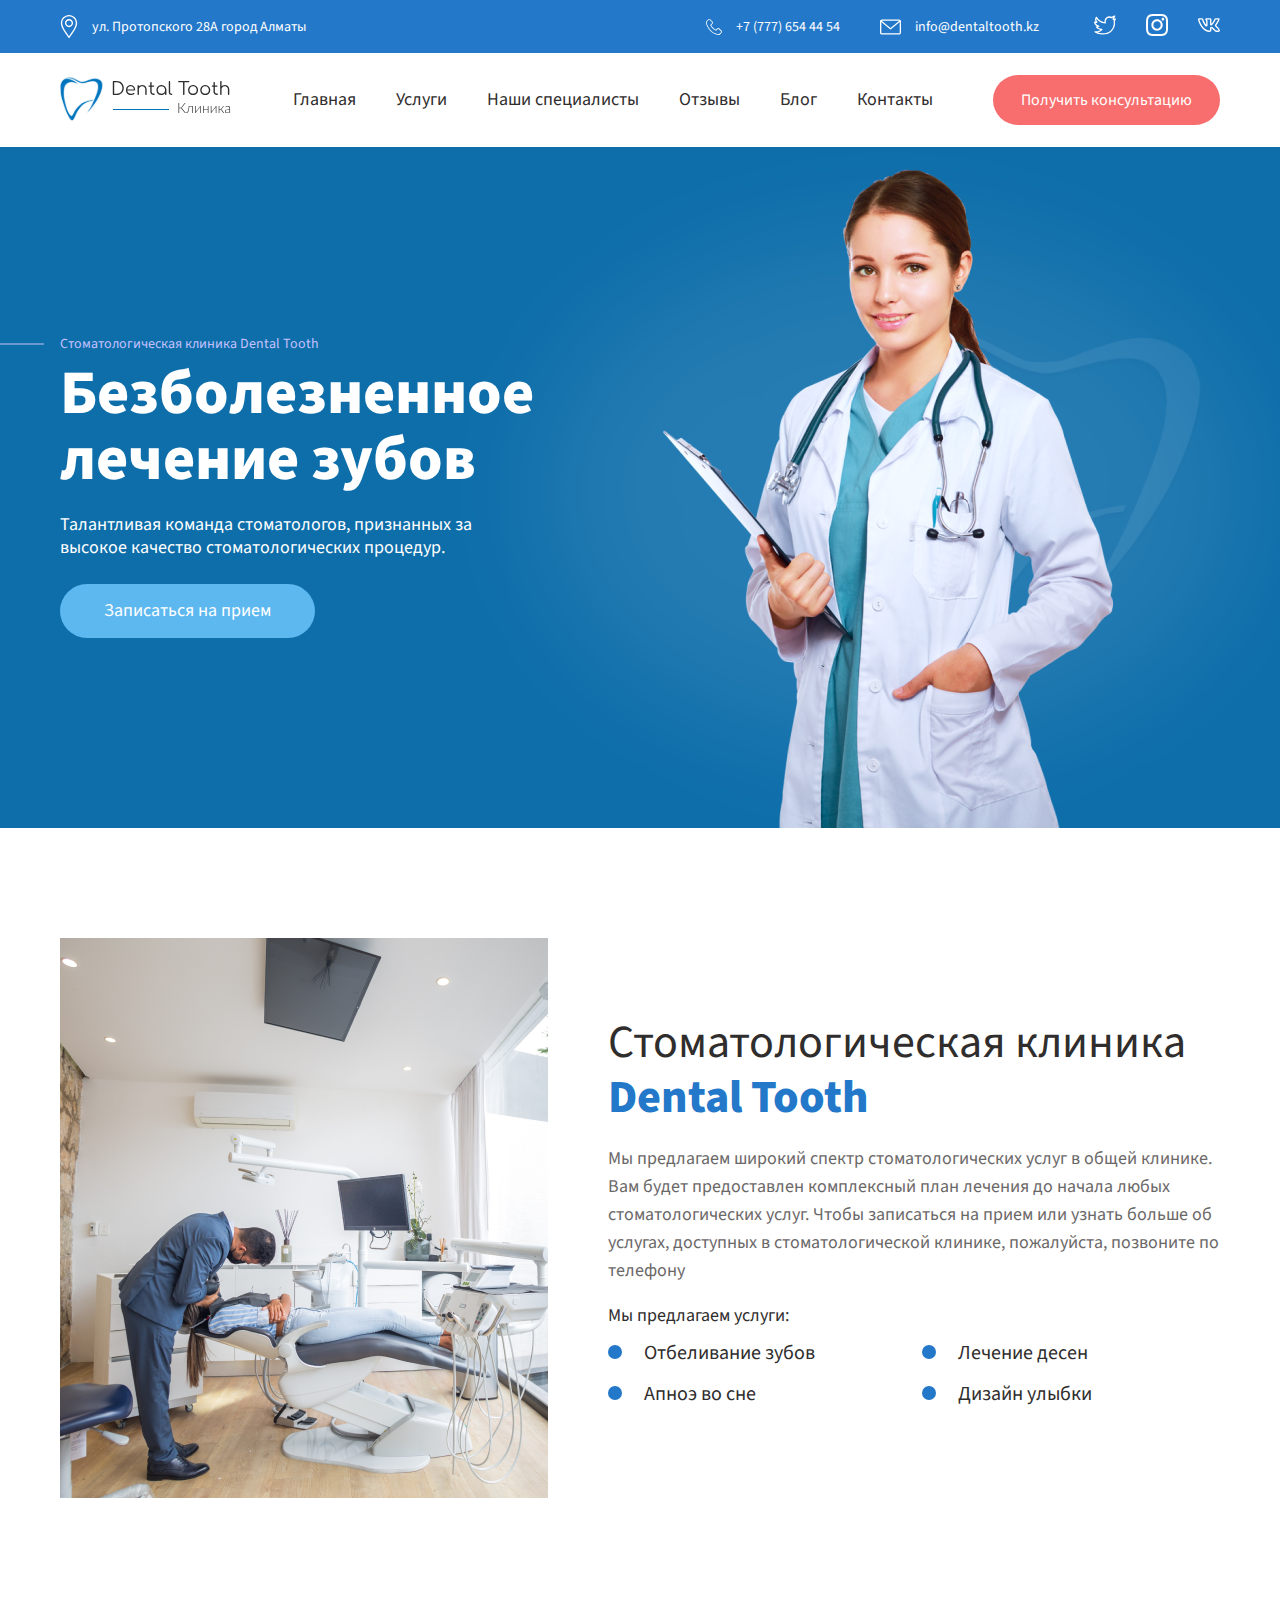
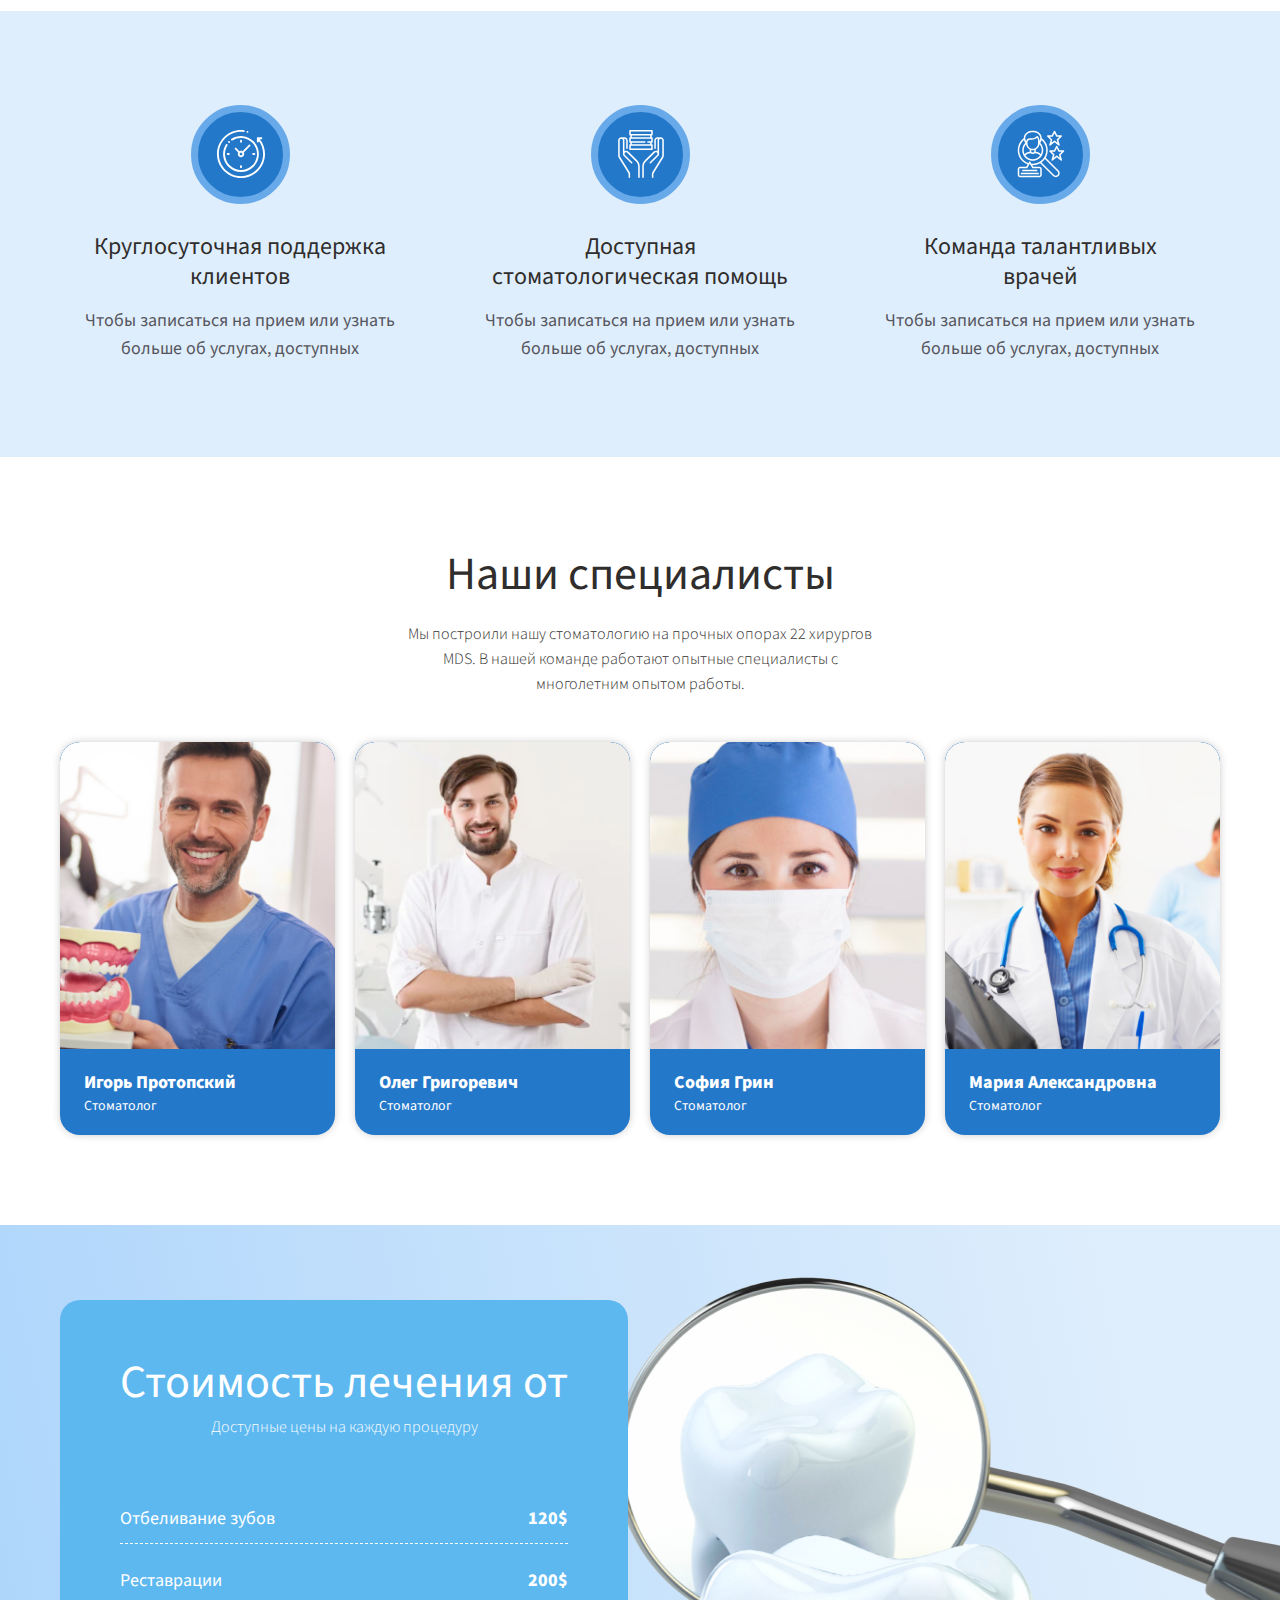
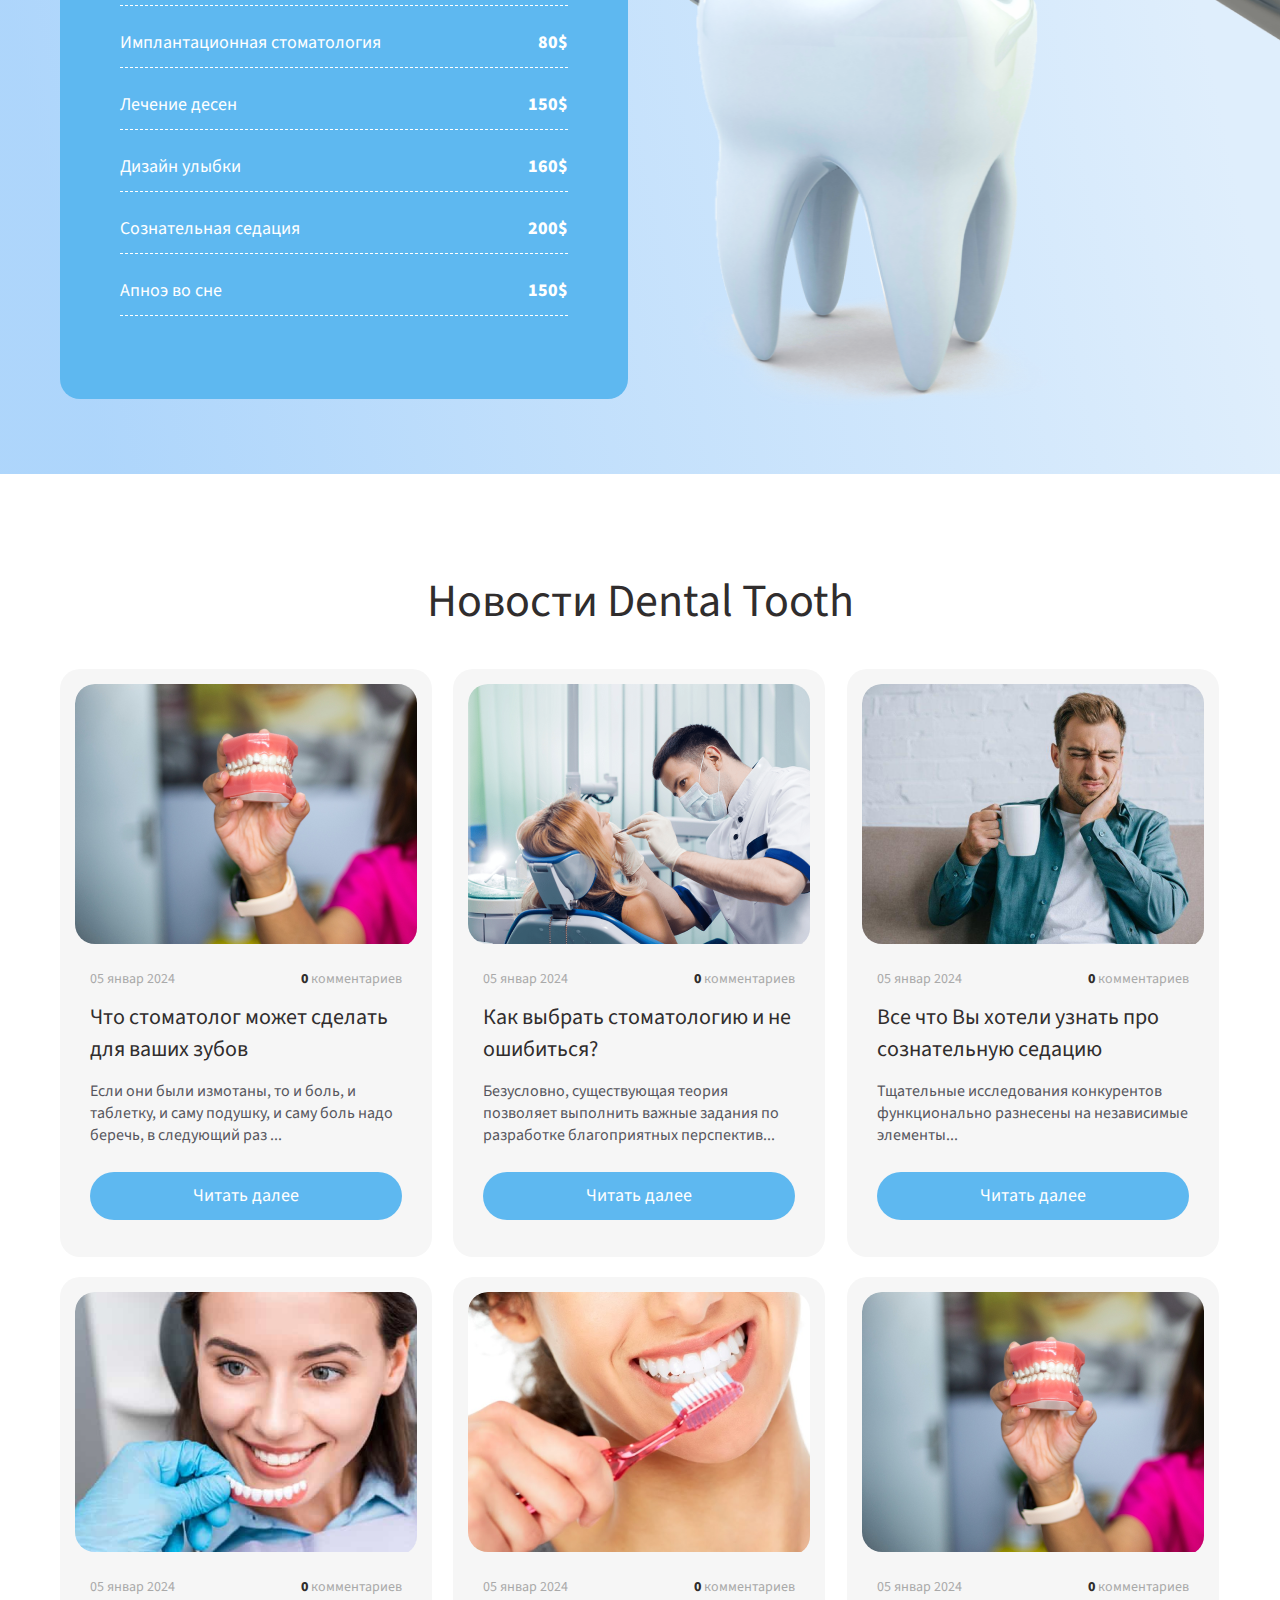
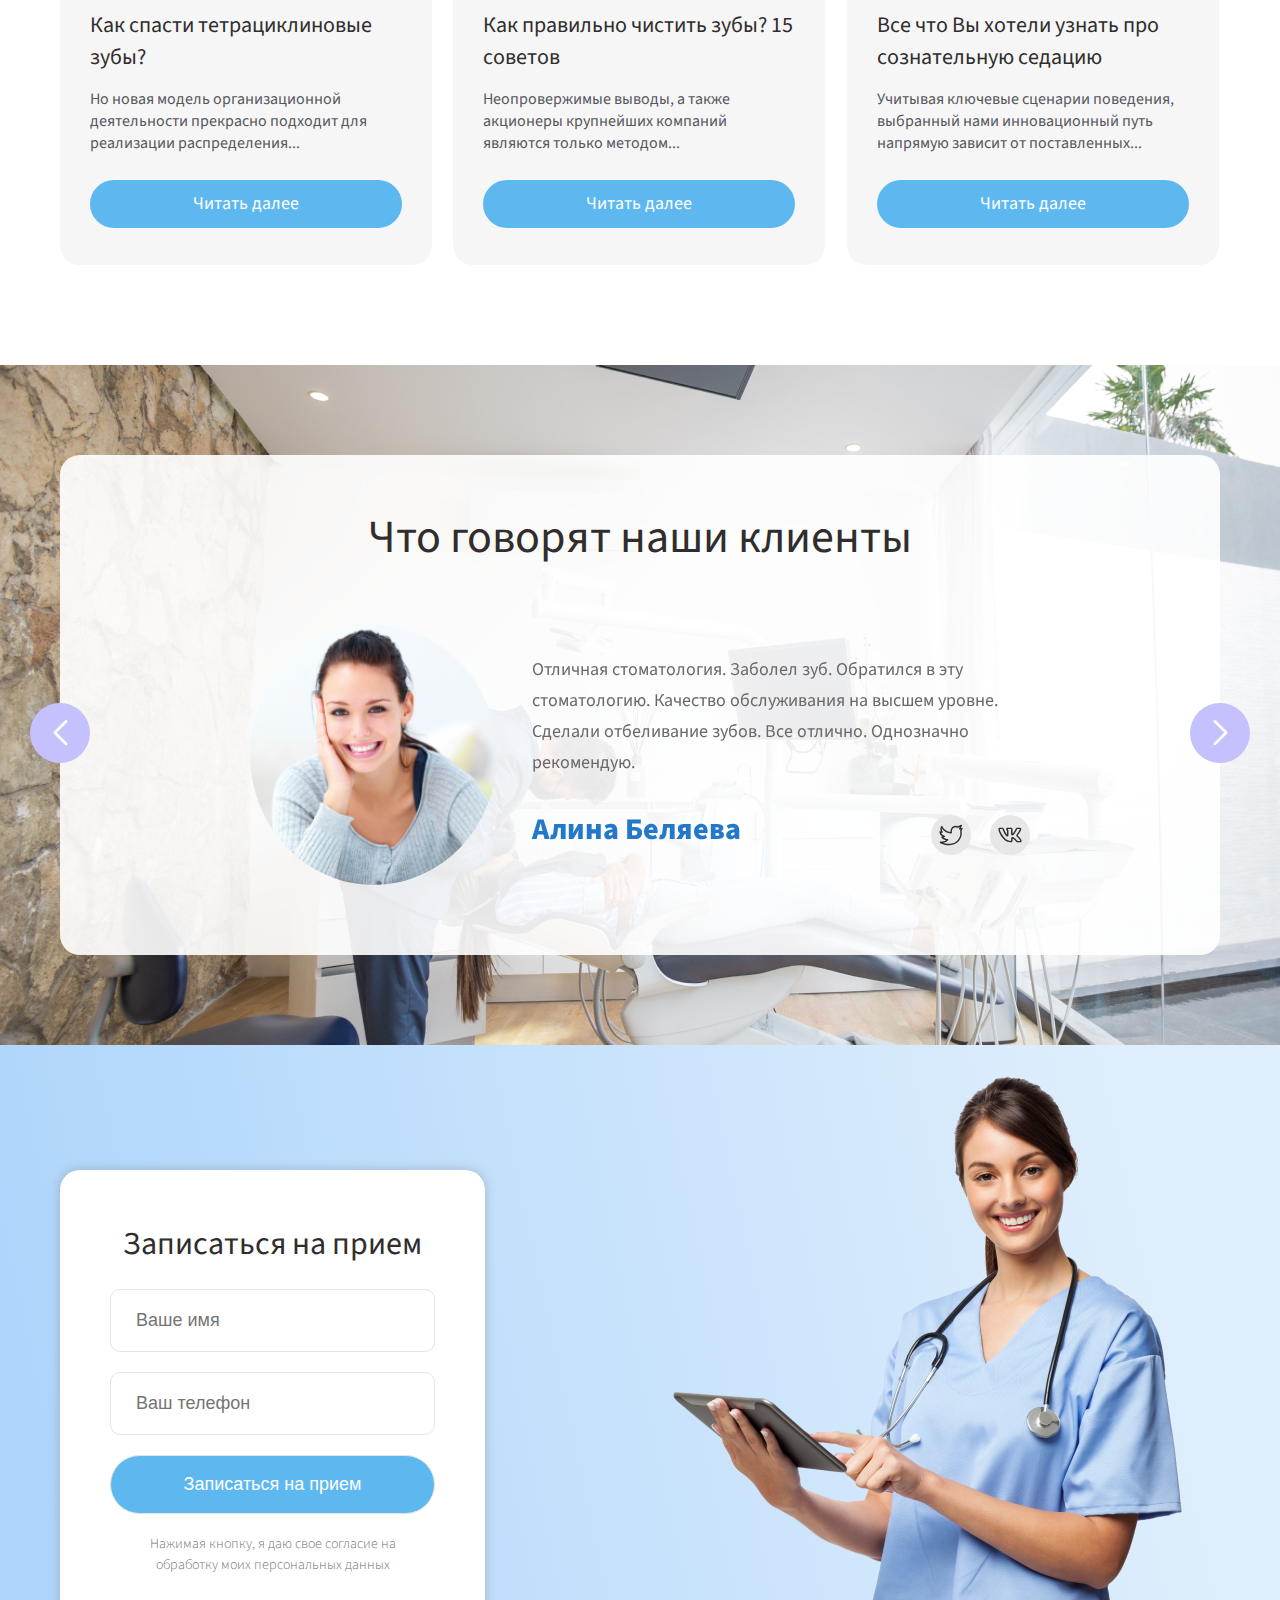
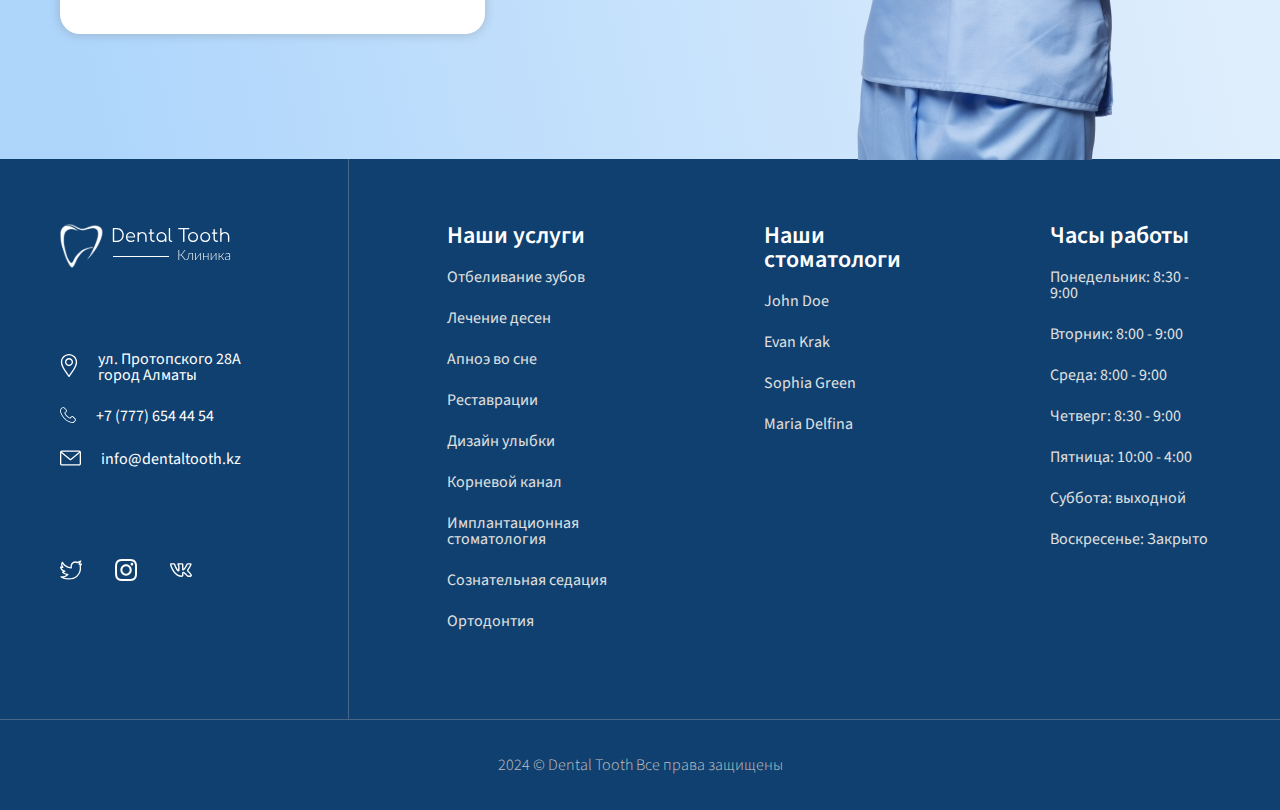
<file: index.html>
<!DOCTYPE html>
<html lang="en">
<head>
  <meta charset="UTF-8">
  <meta name="viewport" content="width=device-width, initial-scale=1.0, maximum-scale=1.0, minimum-scale=1.0, user-scalable=no, target-densityDpi=device-dpi" />
  <title>Dental Tooth</title>
  <link rel="stylesheet" href="/fonts/stylesheet.css">
  <link rel="stylesheet" href="/css/swiper-bundle.min.css">
  <link rel="stylesheet" href="/css/style.css">
</head>
<body>
  <header class="header">
    <div class="header-top">
      <div class="container">
        <div class="header-top-row">
          <div class="header-top-location">
            <img src="/img/location.svg" alt="location">
            <span>ул. Протопского 28А город Алматы</span>
          </div>
          <div class="header-top-right">
            <a href="tel:77776544454" class="header-top-phone">
              <img src="/img/phone.svg" alt="phone">
              <span>+7 (777) 654 44 54</span>
            </a>
            <a href="info@dentaltooth.kz" class="header-top-email">
              <img src="/img/envelope.svg" alt="phone">
              <span>info@dentaltooth.kz</span>
            </a>
            <div class="header-top-social">
              <a href="#" class="">
                <img src="/img/twitter.svg" alt="twitter">
              </a>
              <a href="#" class="">
                <img src="/img/insta.svg" alt="instagram">
              </a>
              <a href="#" class="">
                <img src="/img/vk.svg" alt="vkontakti">
              </a>
            </div>
          </div>
          <div class="hamburger">
            <img src="/img/hamburger.svg" alt="hamburger-btn">
          </div>  
        </div>
      </div>
    </div>
    
    <div class="header-bottom">
      <div class="container">
        <div class="header-bottom-row">
          <a href="#" class="header-logo">
            <img src="/img/logo.svg" alt="Dental logo">
          </a>
          <nav class="menu-nav">
            <ul>
              <li><a href="#">Главная</a></li>
              <li><a href="#">Услуги</a></li>
              <li><a href="#">Наши специалисты</a></li>
              <li><a href="#">Отзывы</a></li>
              <li><a href="/blog.html">Блог</a></li>
              <li><a href="#">Контакты</a></li>
            </ul>
          </nav>
          <a href="#" class="header-bottom-btn">Получить консультацию</a>
        </div>
      </div>
    </div>

    <div class="mobile-menu">
      <div class="mobile-menu-header">
        <div class="mobile-menu-title">Меню</div>
        <div class="mobile-menu-close"><img src="/img/close.svg" alt="close menu"></div>
      </div>
      <div class="mobile-menu-body">
        <a href="tel:77776544454" class="header-top-phone">
          <img src="/img/phone.svg" alt="phone">
          <span>+7 (777) 654 44 54</span>
        </a>
        <a href="info@dentaltooth.kz" class="header-top-email">
          <img src="/img/envelope.svg" alt="phone">
          <span>info@dentaltooth.kz</span>
        </a>
        <div class="header-top-social">
          <a href="#" class="">
            <img src="/img/twitter.svg" alt="twitter">
          </a>
          <a href="#" class="">
            <img src="/img/insta.svg" alt="instagram">
          </a>
          <a href="#" class="">
            <img src="/img/vk.svg" alt="vkontakti">
          </a>
        </div>
        <nav class="mobile-menu-nav">
          <ul>
            <li><a href="#">Главная</a></li>
            <li><a href="#">Услуги</a></li>
            <li><a href="#">Наши специалисты</a></li>
            <li><a href="#">Отзывы</a></li>
            <li><a href="#">Блог</a></li>
            <li><a href="#">Контакты</a></li>
          </ul>
        </nav>
      </div>
    </div>

  </header>

  <section class="s-banner">
    <div class="container">
      <div class="banner-row">
        <div class="banner-left">
          <div class="banner-subtitle">Стоматологическая клиника Dental Tooth</div>
          <h1 class="banner-title">Безболезненное лечение зубов</h1>
          <div class="banner-description">
          Талантливая команда стоматологов, признанных за <br> высокое качество стоматологических процедур.
          </div>
          <a href="#" class="banner-btn">Записаться на прием</a>
        </div>
        <div class="banner-right">
          <img class="banner-logo" src="/img/BG-transparent.png" alt="bg-logo">
          <img class="banner-image" src="/img/girl.png" alt="girl">
          <span class="banner-circle"></span>
        </div>  
      </div>
    </div>
  </section>

  <section class="s-about">
    <div class="container">
      <div class="about-row">
        <div class="about-left">
          <img src="/img/about-bg.png" alt="about us">
        </div>
        <div class="about-right">
          <h2 class="def-title">Стоматологическая клиника <br>
            <span class="title-bold">Dental Tooth</span>
          </h2>
          <div class="about-desc">
            Мы предлагаем широкий спектр стоматологических услуг в общей клинике. Вам будет предоставлен комплексный план лечения до начала любых стоматологических услуг. Чтобы записаться на прием или узнать больше об услугах, доступных в стоматологической клинике, пожалуйста, позвоните по телефону
          </div>
          <div class="about-list-wrap">
            <div class="about-list-title">Мы предлагаем услуги:</div>
            <ul>
              <li>Отбеливание зубов</li>
              <li>Апноэ во сне</li>
              <li>Лечение десен</li>
              <li>Дизайн улыбки</li>
            </ul>
          </div>
        </div>
      </div>
    </div>
  </section>

  <section class="s-features">
    <div class="container">
      <div class="features-row">
        <div class="features-item">
          <div class="features-icon">
            <img src="/img/features-1.svg" alt="Круглосуточная поддержка клиентов">
          </div>
          <div class="features-title">Круглосуточная поддержка клиентов</div>
          <div class="features-description">Чтобы записаться на прием или узнать больше об услугах, доступных </div>
        </div>
        <div class="features-item">
          <div class="features-icon">
            <img src="/img/features-2.svg" alt="Доступная стоматологическая помощь">
          </div>
          <div class="features-title">Доступная стоматологическая помощь</div>
          <div class="features-description">Чтобы записаться на прием или узнать больше об услугах, доступных </div>
        </div>
        <div class="features-item">
          <div class="features-icon">
            <img src="/img/features-3.svg" alt="Команда талантливых врачей">
          </div>
          <div class="features-title">Команда талантливых врачей</div>
          <div class="features-description">Чтобы записаться на прием или узнать больше об услугах, доступных </div>
        </div>
      </div>
    </div>
  </section>

  <section class="s-specialists">
    <div class="container">
      <div class="def-title-wrapper">
        <h2 class="def-title">Наши специалисты</h2>
        <div class="def-description">Мы построили нашу стоматологию на прочных опорах 22 хирургов MDS. В нашей команде работают опытные специалисты с многолетним опытом работы.</div>
      </div>
      <div class="specialists-row">
        <a class="specialists-item" href="#">
          <div class="specialists-image">
            <img src="/img/specialist-1.png" alt="Игорь Протопский">
          </div>
          <div class="specialists-footer">
            <div class="specialists-name">Игорь Протопский</div>
            <div class="specialists-profi">Стоматолог</div>
          </div>
        </a>
        <a class="specialists-item" href="#">
          <div class="specialists-image">
            <img src="/img/specialist-2.png" alt="Олег Григоревич">
          </div>
          <div class="specialists-footer">
            <div class="specialists-name">Олег Григоревич</div>
            <div class="specialists-profi">Стоматолог</div>
          </div>  
        </a>
        <a class="specialists-item" href="#">
          <div class="specialists-image">
            <img src="/img/specialist-3.png" alt="София Грин">
          </div>
          <div class="specialists-footer">
            <div class="specialists-name">София Грин</div>
            <div class="specialists-profi">Стоматолог</div>
          </div>
        </a>
        <a class="specialists-item" href="#">
          <div class="specialists-image">
            <img src="/img/specialist-4.png" alt="Мария Александровна">
          </div>
          <div class="specialists-footer">
            <div class="specialists-name">Мария Александровна</div>
            <div class="specialists-profi">Стоматолог</div>
          </div>
        </a>
      </div>
    </div>
  </section>

  <section class="s-price">
    <div class="container">
      <div class="price-wrap">
        <div class="def-title-wrapper">
          <h2 class="def-title">Стоимость лечения от</h2>
          <div class="def-description">Доступные цены на каждую процедуру</div>
        </div>
        <ul>
          <li>
            <span>Отбеливание зубов</span>
            <span>120$</span>
          </li>
          <li>
            <span>Реставрации</span>
            <span>200$</span>
          </li>
          <li>
            <span>Имплантационная стоматология</span>
            <span>80$</span>
          </li>
          <li>
            <span>Лечение десен</span>
            <span>150$</span>
          </li>
          <li>
            <span>Дизайн улыбки</span>
            <span>160$</span>
          </li>
          <li>
            <span>Сознательная седация</span>
            <span>200$</span>
          </li>
          <li>
            <span>Апноэ во сне</span>
            <span>150$</span>
          </li>
        </ul>
      </div>
    </div>
  </section>

  <section class="s-news">
    <div class="container">
      <div class="def-title-wrapper">
        <h2 class="def-title">Новости Dental Tooth</h2>
      </div>
      <div class="news-row">
        <article class="news-item">
          <div class="news-thumb">
            <img src="/img/news-1.png" alt="Что стоматолог может сделать для ваших зубов">
          </div>
          <div class="news-body">
            <div class="news-top-line">
              <div class="news-date">05 январ 2024</div>
              <div class="news-date"><strong>0</strong> комментариев</div>
            </div>
            <h3 class="news-title">
              <a href="#">Что стоматолог может сделать для ваших зубов</a>
            </h3>
            <div class="news-description">
              Если они были измотаны, то и боль, и таблетку, и саму подушку, и саму боль надо беречь, в следующий раз ...
            </div>
            <a class="news-readmore" href="#">Читать далее</a>
          </div>  
        </article>

        <article class="news-item">
          <div class="news-thumb">
            <img src="/img/news-2.png" alt="Как выбрать стоматологию и не ошибиться?">
          </div>
          <div class="news-body">
            <div class="news-top-line">
              <div class="news-date">05 январ 2024</div>
              <div class="news-date"><strong>0</strong> комментариев</div>
            </div>
            <h3 class="news-title">
              <a href="#">Как выбрать стоматологию и не ошибиться?</a>
            </h3>
            <div class="news-description">
              Безусловно, существующая теория позволяет выполнить важные задания по разработке благоприятных перспектив...
            </div>
            <a class="news-readmore" href="#">Читать далее</a>
          </div>  
        </article>

        <article class="news-item">
          <div class="news-thumb">
            <img src="/img/news-3.png" alt="Все что Вы хотели узнать про сознательную седацию">
          </div>
          <div class="news-body">
            <div class="news-top-line">
              <div class="news-date">05 январ 2024</div>
              <div class="news-date"><strong>0</strong> комментариев</div>
            </div>
            <h3 class="news-title">
              <a href="#">Все что Вы хотели узнать про сознательную седацию</a>
            </h3>
            <div class="news-description">
              Тщательные исследования конкурентов функционально разнесены на независимые элементы...
            </div>
            <a class="news-readmore" href="#">Читать далее</a>
          </div>  
        </article>

        <article class="news-item">
          <div class="news-thumb">
            <img src="/img/news-4.png" alt="Как спасти  тетрациклиновые зубы?">
          </div>
          <div class="news-body">
            <div class="news-top-line">
              <div class="news-date">05 январ 2024</div>
              <div class="news-date"><strong>0</strong> комментариев</div>
            </div>
            <h3 class="news-title">
              <a href="#">Как спасти  тетрациклиновые зубы?</a>
            </h3>
            <div class="news-description">
              Но новая модель организационной деятельности прекрасно подходит для реализации распределения...
            </div>
            <a class="news-readmore" href="#">Читать далее</a>
          </div>  
        </article>

        <article class="news-item">
          <div class="news-thumb">
            <img src="/img/news-5.png" alt="Как правильно чистить зубы? 15 советов">
          </div>
          <div class="news-body">
            <div class="news-top-line">
              <div class="news-date">05 январ 2024</div>
              <div class="news-date"><strong>0</strong> комментариев</div>
            </div>
            <h3 class="news-title">
              <a href="#">Как правильно чистить зубы? 15 советов</a>
            </h3>
            <div class="news-description">
              Неопровержимые выводы, а также акционеры крупнейших компаний являются только методом...
            </div>
            <a class="news-readmore" href="#">Читать далее</a>
          </div>  
        </article>

        <article class="news-item">
          <div class="news-thumb">
            <img src="/img/news-6.png" alt="Сильно болит зуб? Лечение в домашних условиях">
          </div>
          <div class="news-body">
            <div class="news-top-line">
              <div class="news-date">05 январ 2024</div>
              <div class="news-date"><strong>0</strong> комментариев</div>
            </div>
            <h3 class="news-title">
              <a href="#">Все что Вы хотели узнать про сознательную седацию</a>
            </h3>
            <div class="news-description">
              Учитывая ключевые сценарии поведения, выбранный нами инновационный путь напрямую зависит от поставленных...
            </div>
            <a class="news-readmore" href="#">Читать далее</a>
          </div>  
        </article>

      </div>
    </div>
  </section>

  <section class="s-reviews" style="background-image: url(/img/reviews-bg.jpg);">
    <div class="container">
      <div class="reviews-wrap">
        <h2 class="def-title">Что говорят наши клиенты</h2>
          <!-- Slider main container -->
        <div class="swiper reviews-swiper">
          <!-- Additional required wrapper -->
          <div class="swiper-wrapper">
            <!-- Slides -->
            <div class="swiper-slide">
              <div class="reviews-row">
                <div class="reviews-avatar">
                  <img src="/img/reviews-avatar-1.jpg" alt="Avatar">
                </div>
                <div class="reviews-content">
                  <div class="reviews-text">
                    Отличная стоматология. Заболел зуб. Обратился в эту стоматологию. Качество обслуживания на высшем уровне. Сделали отбеливание зубов. Все отлично. Однозначно рекомендую.
                  </div>
                  <div class="reviews-bottom">
                    <div class="reviews-name">Алина Беляева</div>
                    <div class="reviews-social">
                      <a href="#">
                        <svg width="24" height="24" viewBox="0 0 24 24" fill="none" xmlns="http://www.w3.org/2000/svg">
                          <g clip-path="url(#clip0_1_345)">
                          <path d="M23.6608 5.26924C23.5216 5.04295 23.2671 4.91469 23.0021 4.93767L21.8289 5.03987L22.9503 2.77917C23.0839 2.50991 23.0311 2.18551 22.8192 1.97241C22.6071 1.75931 22.283 1.70499 22.0131 1.83716L19.045 3.29079C17.2112 2.32269 14.9202 2.61005 13.3437 4.04612C12.028 5.24465 11.3364 7.08781 11.4654 8.92586C8.02652 8.58119 5.11567 6.61285 3.39444 3.43243C3.28024 3.22145 3.06613 3.08344 2.82684 3.06648C2.58709 3.0498 2.35611 3.15605 2.21338 3.34893C1.14582 4.79112 1.07091 6.76851 1.90782 8.3953C1.67712 8.33703 1.43162 8.25817 1.15938 8.16722C0.926152 8.08923 0.669028 8.13919 0.48185 8.29874C0.294672 8.4583 0.20469 8.70421 0.244718 8.94691C0.575876 10.9546 1.74665 12.4976 3.5961 13.411C3.35529 13.4948 3.10956 13.5629 2.8597 13.615C2.61145 13.6668 2.41043 13.8484 2.33392 14.0902C2.2574 14.3319 2.31724 14.5961 2.49049 14.7813C3.82234 16.2049 5.74623 16.9056 7.11278 17.2417C5.55901 18.4585 3.88176 18.6621 1.44453 18.5784C1.16241 18.5699 0.902484 18.7288 0.783872 18.9845C0.665306 19.2403 0.711308 19.5423 0.900784 19.7511C1.91678 20.871 5.61834 22.1338 9.50952 22.2285C9.66342 22.2322 9.82041 22.2342 9.9807 22.2342C12.7128 22.2342 16.3236 21.6485 18.9154 19.0567C20.8771 17.0951 22.1041 14.8368 22.5623 12.3447C22.9323 10.332 22.6984 8.72025 22.5861 7.94562C22.5778 7.88868 22.569 7.82825 22.5618 7.7754L23.6593 6.00656C23.7993 5.78091 23.7999 5.49553 23.6608 5.26924ZM21.1972 8.14709C21.4055 9.58202 22.039 13.9486 17.9231 18.0644C15.5307 20.4568 12.0459 20.8864 9.54361 20.8256C7.40846 20.7737 5.49862 20.3653 4.11443 19.8996C4.67643 19.8307 5.17725 19.7243 5.65 19.5774C6.95327 19.1723 8.05428 18.4434 9.11485 17.2835C9.29164 17.0902 9.34596 16.8146 9.25584 16.5686C9.16572 16.3226 8.94605 16.1474 8.68622 16.1141C8.01714 16.0283 6.00676 15.6899 4.42367 14.5979C4.87987 14.4113 5.31986 14.1778 5.73998 13.8992C5.97045 13.7462 6.08966 13.4722 6.04426 13.1994C5.9989 12.9266 5.79757 12.7058 5.53001 12.6356C4.23429 12.2959 2.6705 11.5358 1.94941 9.839C2.40988 9.9197 2.91057 9.93923 3.44458 9.81952C3.6921 9.76409 3.89044 9.57935 3.96324 9.33634C4.03608 9.09332 3.97211 8.8299 3.79591 8.64746C2.89867 7.71814 2.56315 6.37889 2.85101 5.23289C3.79375 6.61069 4.9881 7.77025 6.35648 8.62756C8.10699 9.7243 10.1501 10.3304 12.265 10.3802C12.4802 10.3847 12.6867 10.2908 12.8237 10.1241C12.9607 9.95738 13.0133 9.73693 12.9665 9.52632C12.6026 7.89052 13.1216 6.14668 14.2887 5.08358C15.4992 3.98087 17.2882 3.81359 18.6392 4.67705C18.8455 4.8089 19.1057 4.82365 19.3256 4.71593L20.7751 4.00601L20.0165 5.53546C19.9037 5.76271 19.9224 6.03312 20.0654 6.24263C20.2083 6.45214 20.4529 6.56846 20.7059 6.54626L21.7281 6.45725L21.2572 7.21621C21.0992 7.47094 21.1319 7.69695 21.1972 8.14709Z" fill="#302D2D"/>
                          </g>
                          <defs>
                          <clipPath id="clip0_1_345">
                          <rect width="23.5294" height="23.5294" fill="white" transform="translate(0.235352 0.235352)"/>
                          </clipPath>
                          </defs>
                        </svg>                        
                      </a>
                      <a href="#">
                        <svg width="24" height="24" viewBox="0 0 24 24" fill="none" xmlns="http://www.w3.org/2000/svg">
                          <g clip-path="url(#clip0_1_352)">
                          <path d="M12.1422 19.3529C15.5461 19.3529 14.3324 17.198 14.5952 16.5783C14.5912 16.1156 14.5873 15.6705 14.603 15.3999C14.8187 15.4607 15.3275 15.7185 16.3785 16.7401C18.001 18.3774 18.4157 19.3529 19.7265 19.3529H22.1393C22.904 19.3529 23.302 19.0362 23.501 18.7705C23.6932 18.5136 23.8814 18.0627 23.6755 17.3607C23.1373 15.6705 19.9981 12.7519 19.803 12.444C19.8324 12.3872 19.8795 12.3117 19.904 12.2725H19.902C20.5216 11.4538 22.8863 7.9107 23.2344 6.49305C23.2354 6.49109 23.2363 6.48815 23.2363 6.48521C23.4246 5.83815 23.252 5.41854 23.0736 5.18129C22.805 4.82638 22.3775 4.64697 21.8001 4.64697H19.3873C18.5795 4.64697 17.9667 5.05384 17.6569 5.79599C17.1383 7.11462 15.6814 9.82638 14.5893 10.7862C14.5559 9.42638 14.5785 8.38815 14.5961 7.61658C14.6314 6.11168 14.7452 4.64697 13.1834 4.64697H9.39123C8.4128 4.64697 7.47653 5.7156 8.49025 6.98423C9.37653 8.09599 8.80888 8.7156 9.00006 11.7999C8.25496 11.0009 6.92947 8.84305 5.99221 6.08521C5.72947 5.33913 5.33143 4.64795 4.21084 4.64795H1.7981C0.819665 4.64795 0.235352 5.18129 0.235352 6.07442C0.235352 8.08031 4.67555 19.3529 12.1422 19.3529ZM4.21084 6.11854C4.42359 6.11854 4.44516 6.11854 4.603 6.56658C5.5628 9.39305 7.71574 13.5754 9.28829 13.5754C10.4697 13.5754 10.4697 12.3646 10.4697 11.9087L10.4687 8.27933C10.404 7.07835 9.96673 6.48031 9.67947 6.11756L13.1187 6.12148C13.1206 6.13815 13.0991 10.1362 13.1285 11.1048C13.1285 12.4803 14.2206 13.2685 15.9255 11.5431C17.7246 9.51266 18.9687 6.47737 19.0187 6.35384C19.0922 6.17736 19.1559 6.11756 19.3873 6.11756H21.8001H21.8099C21.8089 6.1205 21.8089 6.12344 21.8079 6.12638C21.5873 7.1558 19.4099 10.4362 18.6814 11.4548C18.6697 11.4705 18.6589 11.4872 18.6481 11.5038C18.3275 12.0274 18.0667 12.6058 18.6922 13.4195H18.6932C18.7501 13.4881 18.8981 13.6489 19.1138 13.8725C19.7844 14.5646 22.0844 16.9313 22.2883 17.8725C22.153 17.894 22.0059 17.8783 19.7265 17.8832C19.2412 17.8832 18.8618 17.1578 17.4138 15.697C16.1118 14.4303 15.2667 13.9127 14.4971 13.9127C13.003 13.9127 13.1118 15.1254 13.1255 16.5921C13.1305 18.1823 13.1206 17.6793 13.1314 17.7793C13.0442 17.8136 12.7942 17.8823 12.1422 17.8823C5.92163 17.8823 1.87065 8.00874 1.71476 6.12148C1.76868 6.11658 2.51084 6.11952 4.21084 6.11854Z" fill="#302D2D"/>
                          </g>
                          <defs>
                          <clipPath id="clip0_1_352">
                          <rect width="23.5294" height="23.5294" fill="white" transform="translate(0.235352 0.235352)"/>
                          </clipPath>
                          </defs>
                        </svg>                        
                      </a>
                    </div>
                  </div>
                </div>
              </div>
            </div>
            <div class="swiper-slide">
              <div class="reviews-row">
                <div class="reviews-avatar">
                  <img src="/img/reviews-avatar-2.jpg" alt="Avatar">
                </div>
                <div class="reviews-content">
                  <div class="reviews-text">
                    Отличная стоматология. Заболел зуб. Обратился в эту стоматологию. Качество обслуживания на высшем уровне. Сделали отбеливание зубов. Все отлично. Однозначно рекомендую.
                  </div>
                  <div class="reviews-bottom">
                    <div class="reviews-name">Natalia Mikhailova</div>
                    <div class="reviews-social">
                      <a href="#">
                        <svg width="24" height="24" viewBox="0 0 24 24" fill="none" xmlns="http://www.w3.org/2000/svg">
                          <g clip-path="url(#clip0_1_345)">
                          <path d="M23.6608 5.26924C23.5216 5.04295 23.2671 4.91469 23.0021 4.93767L21.8289 5.03987L22.9503 2.77917C23.0839 2.50991 23.0311 2.18551 22.8192 1.97241C22.6071 1.75931 22.283 1.70499 22.0131 1.83716L19.045 3.29079C17.2112 2.32269 14.9202 2.61005 13.3437 4.04612C12.028 5.24465 11.3364 7.08781 11.4654 8.92586C8.02652 8.58119 5.11567 6.61285 3.39444 3.43243C3.28024 3.22145 3.06613 3.08344 2.82684 3.06648C2.58709 3.0498 2.35611 3.15605 2.21338 3.34893C1.14582 4.79112 1.07091 6.76851 1.90782 8.3953C1.67712 8.33703 1.43162 8.25817 1.15938 8.16722C0.926152 8.08923 0.669028 8.13919 0.48185 8.29874C0.294672 8.4583 0.20469 8.70421 0.244718 8.94691C0.575876 10.9546 1.74665 12.4976 3.5961 13.411C3.35529 13.4948 3.10956 13.5629 2.8597 13.615C2.61145 13.6668 2.41043 13.8484 2.33392 14.0902C2.2574 14.3319 2.31724 14.5961 2.49049 14.7813C3.82234 16.2049 5.74623 16.9056 7.11278 17.2417C5.55901 18.4585 3.88176 18.6621 1.44453 18.5784C1.16241 18.5699 0.902484 18.7288 0.783872 18.9845C0.665306 19.2403 0.711308 19.5423 0.900784 19.7511C1.91678 20.871 5.61834 22.1338 9.50952 22.2285C9.66342 22.2322 9.82041 22.2342 9.9807 22.2342C12.7128 22.2342 16.3236 21.6485 18.9154 19.0567C20.8771 17.0951 22.1041 14.8368 22.5623 12.3447C22.9323 10.332 22.6984 8.72025 22.5861 7.94562C22.5778 7.88868 22.569 7.82825 22.5618 7.7754L23.6593 6.00656C23.7993 5.78091 23.7999 5.49553 23.6608 5.26924ZM21.1972 8.14709C21.4055 9.58202 22.039 13.9486 17.9231 18.0644C15.5307 20.4568 12.0459 20.8864 9.54361 20.8256C7.40846 20.7737 5.49862 20.3653 4.11443 19.8996C4.67643 19.8307 5.17725 19.7243 5.65 19.5774C6.95327 19.1723 8.05428 18.4434 9.11485 17.2835C9.29164 17.0902 9.34596 16.8146 9.25584 16.5686C9.16572 16.3226 8.94605 16.1474 8.68622 16.1141C8.01714 16.0283 6.00676 15.6899 4.42367 14.5979C4.87987 14.4113 5.31986 14.1778 5.73998 13.8992C5.97045 13.7462 6.08966 13.4722 6.04426 13.1994C5.9989 12.9266 5.79757 12.7058 5.53001 12.6356C4.23429 12.2959 2.6705 11.5358 1.94941 9.839C2.40988 9.9197 2.91057 9.93923 3.44458 9.81952C3.6921 9.76409 3.89044 9.57935 3.96324 9.33634C4.03608 9.09332 3.97211 8.8299 3.79591 8.64746C2.89867 7.71814 2.56315 6.37889 2.85101 5.23289C3.79375 6.61069 4.9881 7.77025 6.35648 8.62756C8.10699 9.7243 10.1501 10.3304 12.265 10.3802C12.4802 10.3847 12.6867 10.2908 12.8237 10.1241C12.9607 9.95738 13.0133 9.73693 12.9665 9.52632C12.6026 7.89052 13.1216 6.14668 14.2887 5.08358C15.4992 3.98087 17.2882 3.81359 18.6392 4.67705C18.8455 4.8089 19.1057 4.82365 19.3256 4.71593L20.7751 4.00601L20.0165 5.53546C19.9037 5.76271 19.9224 6.03312 20.0654 6.24263C20.2083 6.45214 20.4529 6.56846 20.7059 6.54626L21.7281 6.45725L21.2572 7.21621C21.0992 7.47094 21.1319 7.69695 21.1972 8.14709Z" fill="#302D2D"/>
                          </g>
                          <defs>
                          <clipPath id="clip0_1_345">
                          <rect width="23.5294" height="23.5294" fill="white" transform="translate(0.235352 0.235352)"/>
                          </clipPath>
                          </defs>
                        </svg>                        
                      </a>
                      <a href="#">
                        <svg width="24" height="24" viewBox="0 0 24 24" fill="none" xmlns="http://www.w3.org/2000/svg">
                          <g clip-path="url(#clip0_1_352)">
                          <path d="M12.1422 19.3529C15.5461 19.3529 14.3324 17.198 14.5952 16.5783C14.5912 16.1156 14.5873 15.6705 14.603 15.3999C14.8187 15.4607 15.3275 15.7185 16.3785 16.7401C18.001 18.3774 18.4157 19.3529 19.7265 19.3529H22.1393C22.904 19.3529 23.302 19.0362 23.501 18.7705C23.6932 18.5136 23.8814 18.0627 23.6755 17.3607C23.1373 15.6705 19.9981 12.7519 19.803 12.444C19.8324 12.3872 19.8795 12.3117 19.904 12.2725H19.902C20.5216 11.4538 22.8863 7.9107 23.2344 6.49305C23.2354 6.49109 23.2363 6.48815 23.2363 6.48521C23.4246 5.83815 23.252 5.41854 23.0736 5.18129C22.805 4.82638 22.3775 4.64697 21.8001 4.64697H19.3873C18.5795 4.64697 17.9667 5.05384 17.6569 5.79599C17.1383 7.11462 15.6814 9.82638 14.5893 10.7862C14.5559 9.42638 14.5785 8.38815 14.5961 7.61658C14.6314 6.11168 14.7452 4.64697 13.1834 4.64697H9.39123C8.4128 4.64697 7.47653 5.7156 8.49025 6.98423C9.37653 8.09599 8.80888 8.7156 9.00006 11.7999C8.25496 11.0009 6.92947 8.84305 5.99221 6.08521C5.72947 5.33913 5.33143 4.64795 4.21084 4.64795H1.7981C0.819665 4.64795 0.235352 5.18129 0.235352 6.07442C0.235352 8.08031 4.67555 19.3529 12.1422 19.3529ZM4.21084 6.11854C4.42359 6.11854 4.44516 6.11854 4.603 6.56658C5.5628 9.39305 7.71574 13.5754 9.28829 13.5754C10.4697 13.5754 10.4697 12.3646 10.4697 11.9087L10.4687 8.27933C10.404 7.07835 9.96673 6.48031 9.67947 6.11756L13.1187 6.12148C13.1206 6.13815 13.0991 10.1362 13.1285 11.1048C13.1285 12.4803 14.2206 13.2685 15.9255 11.5431C17.7246 9.51266 18.9687 6.47737 19.0187 6.35384C19.0922 6.17736 19.1559 6.11756 19.3873 6.11756H21.8001H21.8099C21.8089 6.1205 21.8089 6.12344 21.8079 6.12638C21.5873 7.1558 19.4099 10.4362 18.6814 11.4548C18.6697 11.4705 18.6589 11.4872 18.6481 11.5038C18.3275 12.0274 18.0667 12.6058 18.6922 13.4195H18.6932C18.7501 13.4881 18.8981 13.6489 19.1138 13.8725C19.7844 14.5646 22.0844 16.9313 22.2883 17.8725C22.153 17.894 22.0059 17.8783 19.7265 17.8832C19.2412 17.8832 18.8618 17.1578 17.4138 15.697C16.1118 14.4303 15.2667 13.9127 14.4971 13.9127C13.003 13.9127 13.1118 15.1254 13.1255 16.5921C13.1305 18.1823 13.1206 17.6793 13.1314 17.7793C13.0442 17.8136 12.7942 17.8823 12.1422 17.8823C5.92163 17.8823 1.87065 8.00874 1.71476 6.12148C1.76868 6.11658 2.51084 6.11952 4.21084 6.11854Z" fill="#302D2D"/>
                          </g>
                          <defs>
                          <clipPath id="clip0_1_352">
                          <rect width="23.5294" height="23.5294" fill="white" transform="translate(0.235352 0.235352)"/>
                          </clipPath>
                          </defs>
                        </svg>                        
                      </a>
                    </div>
                  </div>
                </div>
              </div>
            </div>
            <div class="swiper-slide">
              <div class="reviews-row">
                <div class="reviews-avatar">
                  <img src="/img/reviews-avatar-3.jpg" alt="Avatar">
                </div>
                <div class="reviews-content">
                  <div class="reviews-text">
                    Отличная стоматология. Заболел зуб. Обратился в эту стоматологию. Качество обслуживания на высшем уровне. Сделали отбеливание зубов. Все отлично. Однозначно рекомендую.
                  </div>
                  <div class="reviews-bottom">
                    <div class="reviews-name">Владимир Иванов</div>
                    <div class="reviews-social">
                      <a href="#">
                        <svg width="24" height="24" viewBox="0 0 24 24" fill="none" xmlns="http://www.w3.org/2000/svg">
                          <g clip-path="url(#clip0_1_345)">
                          <path d="M23.6608 5.26924C23.5216 5.04295 23.2671 4.91469 23.0021 4.93767L21.8289 5.03987L22.9503 2.77917C23.0839 2.50991 23.0311 2.18551 22.8192 1.97241C22.6071 1.75931 22.283 1.70499 22.0131 1.83716L19.045 3.29079C17.2112 2.32269 14.9202 2.61005 13.3437 4.04612C12.028 5.24465 11.3364 7.08781 11.4654 8.92586C8.02652 8.58119 5.11567 6.61285 3.39444 3.43243C3.28024 3.22145 3.06613 3.08344 2.82684 3.06648C2.58709 3.0498 2.35611 3.15605 2.21338 3.34893C1.14582 4.79112 1.07091 6.76851 1.90782 8.3953C1.67712 8.33703 1.43162 8.25817 1.15938 8.16722C0.926152 8.08923 0.669028 8.13919 0.48185 8.29874C0.294672 8.4583 0.20469 8.70421 0.244718 8.94691C0.575876 10.9546 1.74665 12.4976 3.5961 13.411C3.35529 13.4948 3.10956 13.5629 2.8597 13.615C2.61145 13.6668 2.41043 13.8484 2.33392 14.0902C2.2574 14.3319 2.31724 14.5961 2.49049 14.7813C3.82234 16.2049 5.74623 16.9056 7.11278 17.2417C5.55901 18.4585 3.88176 18.6621 1.44453 18.5784C1.16241 18.5699 0.902484 18.7288 0.783872 18.9845C0.665306 19.2403 0.711308 19.5423 0.900784 19.7511C1.91678 20.871 5.61834 22.1338 9.50952 22.2285C9.66342 22.2322 9.82041 22.2342 9.9807 22.2342C12.7128 22.2342 16.3236 21.6485 18.9154 19.0567C20.8771 17.0951 22.1041 14.8368 22.5623 12.3447C22.9323 10.332 22.6984 8.72025 22.5861 7.94562C22.5778 7.88868 22.569 7.82825 22.5618 7.7754L23.6593 6.00656C23.7993 5.78091 23.7999 5.49553 23.6608 5.26924ZM21.1972 8.14709C21.4055 9.58202 22.039 13.9486 17.9231 18.0644C15.5307 20.4568 12.0459 20.8864 9.54361 20.8256C7.40846 20.7737 5.49862 20.3653 4.11443 19.8996C4.67643 19.8307 5.17725 19.7243 5.65 19.5774C6.95327 19.1723 8.05428 18.4434 9.11485 17.2835C9.29164 17.0902 9.34596 16.8146 9.25584 16.5686C9.16572 16.3226 8.94605 16.1474 8.68622 16.1141C8.01714 16.0283 6.00676 15.6899 4.42367 14.5979C4.87987 14.4113 5.31986 14.1778 5.73998 13.8992C5.97045 13.7462 6.08966 13.4722 6.04426 13.1994C5.9989 12.9266 5.79757 12.7058 5.53001 12.6356C4.23429 12.2959 2.6705 11.5358 1.94941 9.839C2.40988 9.9197 2.91057 9.93923 3.44458 9.81952C3.6921 9.76409 3.89044 9.57935 3.96324 9.33634C4.03608 9.09332 3.97211 8.8299 3.79591 8.64746C2.89867 7.71814 2.56315 6.37889 2.85101 5.23289C3.79375 6.61069 4.9881 7.77025 6.35648 8.62756C8.10699 9.7243 10.1501 10.3304 12.265 10.3802C12.4802 10.3847 12.6867 10.2908 12.8237 10.1241C12.9607 9.95738 13.0133 9.73693 12.9665 9.52632C12.6026 7.89052 13.1216 6.14668 14.2887 5.08358C15.4992 3.98087 17.2882 3.81359 18.6392 4.67705C18.8455 4.8089 19.1057 4.82365 19.3256 4.71593L20.7751 4.00601L20.0165 5.53546C19.9037 5.76271 19.9224 6.03312 20.0654 6.24263C20.2083 6.45214 20.4529 6.56846 20.7059 6.54626L21.7281 6.45725L21.2572 7.21621C21.0992 7.47094 21.1319 7.69695 21.1972 8.14709Z" fill="#302D2D"/>
                          </g>
                          <defs>
                          <clipPath id="clip0_1_345">
                          <rect width="23.5294" height="23.5294" fill="white" transform="translate(0.235352 0.235352)"/>
                          </clipPath>
                          </defs>
                        </svg>                        
                      </a>
                      <a href="#">
                        <svg width="24" height="24" viewBox="0 0 24 24" fill="none" xmlns="http://www.w3.org/2000/svg">
                          <g clip-path="url(#clip0_1_352)">
                          <path d="M12.1422 19.3529C15.5461 19.3529 14.3324 17.198 14.5952 16.5783C14.5912 16.1156 14.5873 15.6705 14.603 15.3999C14.8187 15.4607 15.3275 15.7185 16.3785 16.7401C18.001 18.3774 18.4157 19.3529 19.7265 19.3529H22.1393C22.904 19.3529 23.302 19.0362 23.501 18.7705C23.6932 18.5136 23.8814 18.0627 23.6755 17.3607C23.1373 15.6705 19.9981 12.7519 19.803 12.444C19.8324 12.3872 19.8795 12.3117 19.904 12.2725H19.902C20.5216 11.4538 22.8863 7.9107 23.2344 6.49305C23.2354 6.49109 23.2363 6.48815 23.2363 6.48521C23.4246 5.83815 23.252 5.41854 23.0736 5.18129C22.805 4.82638 22.3775 4.64697 21.8001 4.64697H19.3873C18.5795 4.64697 17.9667 5.05384 17.6569 5.79599C17.1383 7.11462 15.6814 9.82638 14.5893 10.7862C14.5559 9.42638 14.5785 8.38815 14.5961 7.61658C14.6314 6.11168 14.7452 4.64697 13.1834 4.64697H9.39123C8.4128 4.64697 7.47653 5.7156 8.49025 6.98423C9.37653 8.09599 8.80888 8.7156 9.00006 11.7999C8.25496 11.0009 6.92947 8.84305 5.99221 6.08521C5.72947 5.33913 5.33143 4.64795 4.21084 4.64795H1.7981C0.819665 4.64795 0.235352 5.18129 0.235352 6.07442C0.235352 8.08031 4.67555 19.3529 12.1422 19.3529ZM4.21084 6.11854C4.42359 6.11854 4.44516 6.11854 4.603 6.56658C5.5628 9.39305 7.71574 13.5754 9.28829 13.5754C10.4697 13.5754 10.4697 12.3646 10.4697 11.9087L10.4687 8.27933C10.404 7.07835 9.96673 6.48031 9.67947 6.11756L13.1187 6.12148C13.1206 6.13815 13.0991 10.1362 13.1285 11.1048C13.1285 12.4803 14.2206 13.2685 15.9255 11.5431C17.7246 9.51266 18.9687 6.47737 19.0187 6.35384C19.0922 6.17736 19.1559 6.11756 19.3873 6.11756H21.8001H21.8099C21.8089 6.1205 21.8089 6.12344 21.8079 6.12638C21.5873 7.1558 19.4099 10.4362 18.6814 11.4548C18.6697 11.4705 18.6589 11.4872 18.6481 11.5038C18.3275 12.0274 18.0667 12.6058 18.6922 13.4195H18.6932C18.7501 13.4881 18.8981 13.6489 19.1138 13.8725C19.7844 14.5646 22.0844 16.9313 22.2883 17.8725C22.153 17.894 22.0059 17.8783 19.7265 17.8832C19.2412 17.8832 18.8618 17.1578 17.4138 15.697C16.1118 14.4303 15.2667 13.9127 14.4971 13.9127C13.003 13.9127 13.1118 15.1254 13.1255 16.5921C13.1305 18.1823 13.1206 17.6793 13.1314 17.7793C13.0442 17.8136 12.7942 17.8823 12.1422 17.8823C5.92163 17.8823 1.87065 8.00874 1.71476 6.12148C1.76868 6.11658 2.51084 6.11952 4.21084 6.11854Z" fill="#302D2D"/>
                          </g>
                          <defs>
                          <clipPath id="clip0_1_352">
                          <rect width="23.5294" height="23.5294" fill="white" transform="translate(0.235352 0.235352)"/>
                          </clipPath>
                          </defs>
                        </svg>                        
                      </a>
                    </div>
                  </div>
                </div>
              </div>
            </div>
          </div>
          <!-- If we need navigation buttons -->
          <div class="swiper-button-prev"></div>
          <div class="swiper-button-next"></div>
        </div>
      </div>
    </div>
  </section>

  <section class="s-form">
    <div class="container">
      <div class="form-row">
        <div class="form-wrap">
          <h3 class="form-title">Записаться на прием</h3>
          <div class="wpcf7">
            <form class="wpcf7-form init">
              <p><span class="wpcf7-form-control-wrap"><input size="40" class="wpcf7-form-control wpcf7-text wpcf7-validates-as-required" placeholder="Ваше имя" type="text"></span></p>
              <p><span class="wpcf7-form-control-wrap"><input size="40" class="wpcf7-form-control wpcf7-text wpcf7-validates-as-required input-phonemask" placeholder="Ваш телефон" type="text" name="phone"></span></p>
              <p><input class="wpcf7-form-control has-spinner wpcf7-submit" type="submit" value="Записаться на прием"><span class="wpcf7-spinner"></span></p>
            </form>
          </div>
          <div class="form-agree">
            Нажимая кнопку, я даю свое согласие на обработку моих персональных данных
          </div>
        </div>
        <div class="form-image">
          <img src="/img/form-girl.png" alt="girl">
        </div>
      </div>
    </div>
  </section>

  <footer class="site-footer">
    <div class="container">
      <div class="footer-row">
        <div class="footer-left">
          <a class="footer-logo" href="#">
            <img src="/img/footer-logo.svg" alt="logo">
          </a>
          <div class="footer-info">
            <div class="footer-info-item">
              <span class="footer-info-icon">
                <img src="/img/location.svg" alt="location">
              </span>
              <span>ул. Протопского 28А город Алматы</span>
            </div>
            <div class="footer-info-item">
              <span class="footer-info-icon">
                <img src="/img/phone.svg" alt="phone">
              </span>
              <span>+7 (777) 654 44 54</span>
            </div>
            <div class="footer-info-item">
              <span class="footer-info-icon">
                <img src="/img/envelope.svg" alt="mail">
              </span>
              <span>info@dentaltooth.kz</span>
            </div>
          </div>
          <div class="footer-socials">
            <a href="#">
              <img src="/img/twitter.svg" alt="twitter">
            </a>
            <a href="#">
              <img src="/img/insta.svg" alt="instagram">
            </a>
            <a href="#">
              <img src="/img/vk.svg" alt="vkontakti">
            </a>
          </div>
        </div>
        <div class="footer-right">
          <div class="footer-menu">
            <div class="footer-title">Наши услуги</div>
            <ul>
              <li><a href="#">Отбеливание зубов</a></li>
              <li><a href="#">Лечение десен</a></li>
              <li><a href="#">Апноэ во сне</a></li>
              <li><a href="#">Реставрации</a></li>
              <li><a href="#">Дизайн улыбки</a></li>
              <li><a href="#">Корневой канал</a></li>
              <li><a href="#">Имплантационная стоматология</a></li>
              <li><a href="#">Сознательная седация</a></li>
              <li><a href="#">Ортодонтия</a></li>
            </ul>
          </div>
          <div class="footer-menu">
            <div class="footer-title">Наши стоматологи</div>
            <ul>
              <li><a href="#">John Doe</a></li>
              <li><a href="#">Evan Krak</a></li>
              <li><a href="#">Sophia Green</a></li>
              <li><a href="#">Maria Delfina</a></li>
            </ul>
          </div>
          <div class="footer-menu">
            <div class="footer-title">Часы работы</div>
            <ul>
              <li>Понедельник: 8:30 - 9:00</li>
              <li>Вторник: 8:00 - 9:00</li>
              <li>Среда: 8:00 - 9:00</li>
              <li>Четверг: 8:30 - 9:00</li>
              <li>Пятница: 10:00 - 4:00</li>
              <li>Суббота: выходной</li>
              <li>Воскресенье: Закрыто</li>
            </ul>
          </div>
        </div>
      </div>
    </div>
    <div class="footer-copyrights">
      2024 © Dental Tooth Все права защищены
    </div>
  </footer>


  <script src="/js/jquery-3.7.1.min.js"></script>
  <script src="/js/jquery-3.6.4.min.js"></script>
  <script src="/js/swiper-bundle.min.js"></script>
  <script src="/js/script.js"></script>
</body>
</html>
</file>
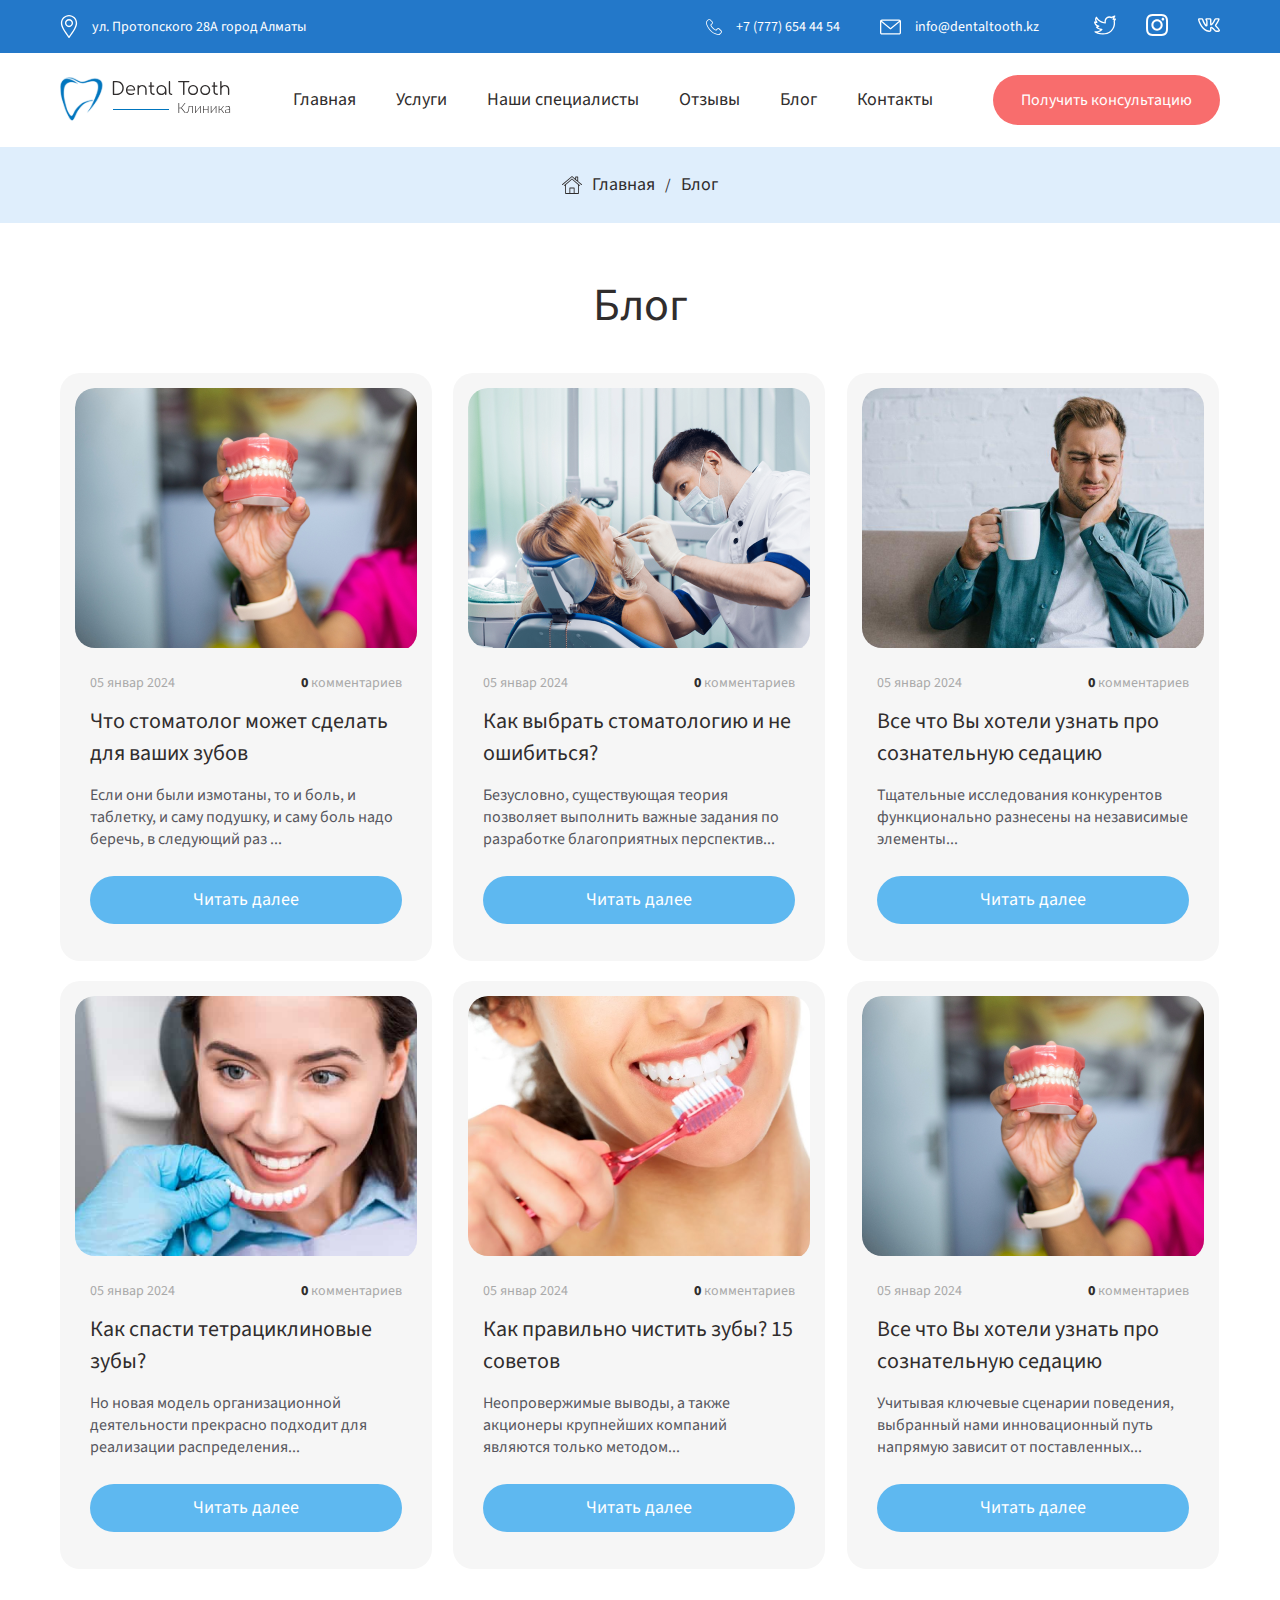
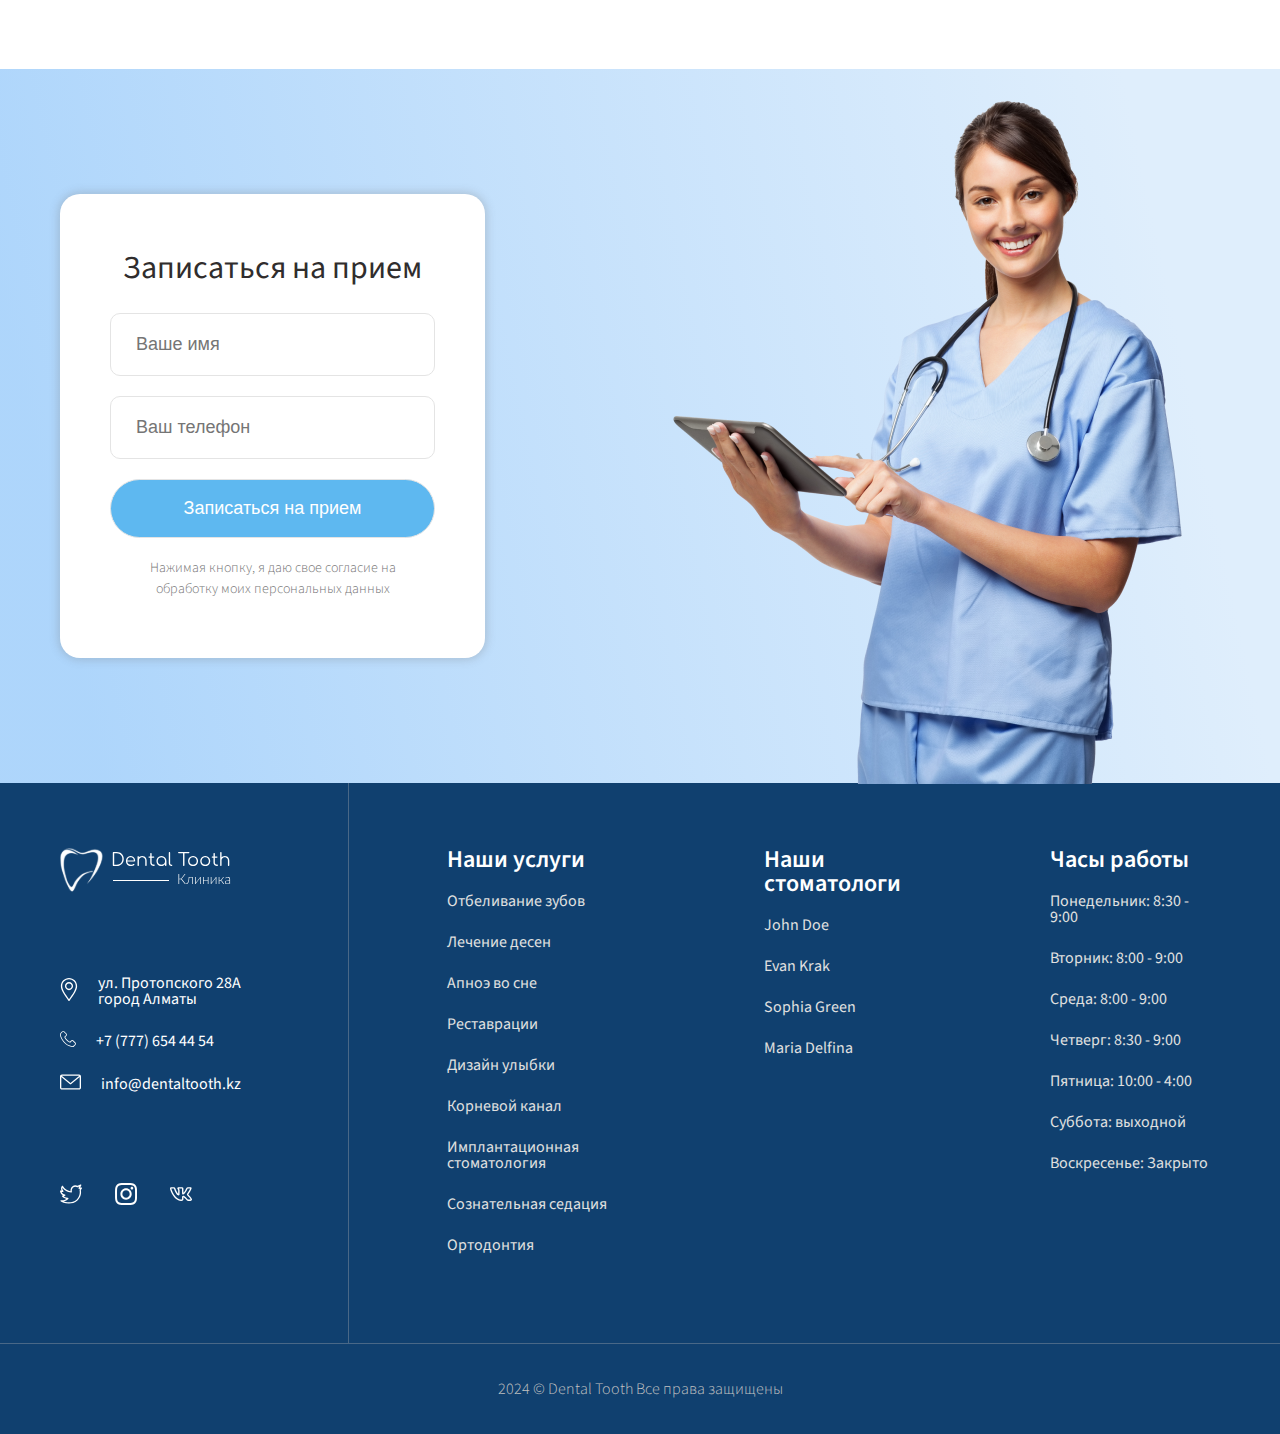
<file: blog.html>
<!DOCTYPE html>
<html lang="en">
<head>
  <meta charset="UTF-8">
  <meta name="viewport" content="width=device-width, initial-scale=1.0, maximum-scale=1.0, minimum-scale=1.0, user-scalable=no, target-densityDpi=device-dpi" />
  <title>Dental Tooth</title>
  <link rel="stylesheet" href="/fonts/stylesheet.css">
  <link rel="stylesheet" href="/css/swiper-bundle.min.css">
  <link rel="stylesheet" href="/css/style.css">
</head>
<body>
  <header class="header">
    <div class="header-top">
      <div class="container">
        <div class="header-top-row">
          <div class="header-top-location">
            <img src="/img/location.svg" alt="location">
            <span>ул. Протопского 28А город Алматы</span>
          </div>
          <div class="header-top-right">
            <a href="tel:77776544454" class="header-top-phone">
              <img src="/img/phone.svg" alt="phone">
              <span>+7 (777) 654 44 54</span>
            </a>
            <a href="info@dentaltooth.kz" class="header-top-email">
              <img src="/img/envelope.svg" alt="phone">
              <span>info@dentaltooth.kz</span>
            </a>
            <div class="header-top-social">
              <a href="#" class="">
                <img src="/img/twitter.svg" alt="twitter">
              </a>
              <a href="#" class="">
                <img src="/img/insta.svg" alt="instagram">
              </a>
              <a href="#" class="">
                <img src="/img/vk.svg" alt="vkontakti">
              </a>
            </div>
          </div>
          <div class="hamburger">
            <img src="/img/hamburger.svg" alt="hamburger-btn">
          </div>  
        </div>
      </div>
    </div>
    
    <div class="header-bottom">
      <div class="container">
        <div class="header-bottom-row">
          <a href="#" class="header-logo">
            <img src="/img/logo.svg" alt="Dental logo">
          </a>
          <nav class="menu-nav">
            <ul>
              <li><a href="#">Главная</a></li>
              <li><a href="#">Услуги</a></li>
              <li><a href="#">Наши специалисты</a></li>
              <li><a href="#">Отзывы</a></li>
              <li><a href="/blog.html">Блог</a></li>
              <li><a href="#">Контакты</a></li>
            </ul>
          </nav>
          <a href="#" class="header-bottom-btn">Получить консультацию</a>
        </div>
      </div>
    </div>

    <div class="mobile-menu">
      <div class="mobile-menu-header">
        <div class="mobile-menu-title">Меню</div>
        <div class="mobile-menu-close"><img src="/img/close.svg" alt="close menu"></div>
      </div>
      <div class="mobile-menu-body">
        <a href="tel:77776544454" class="header-top-phone">
          <img src="/img/phone.svg" alt="phone">
          <span>+7 (777) 654 44 54</span>
        </a>
        <a href="info@dentaltooth.kz" class="header-top-email">
          <img src="/img/envelope.svg" alt="phone">
          <span>info@dentaltooth.kz</span>
        </a>
        <div class="header-top-social">
          <a href="#" class="">
            <img src="/img/twitter.svg" alt="twitter">
          </a>
          <a href="#" class="">
            <img src="/img/insta.svg" alt="instagram">
          </a>
          <a href="#" class="">
            <img src="/img/vk.svg" alt="vkontakti">
          </a>
        </div>
        <nav class="mobile-menu-nav">
          <ul>
            <li><a href="#">Главная</a></li>
            <li><a href="#">Услуги</a></li>
            <li><a href="#">Наши специалисты</a></li>
            <li><a href="#">Отзывы</a></li>
            <li><a href="#">Блог</a></li>
            <li><a href="#">Контакты</a></li>
          </ul>
        </nav>
      </div>
    </div>
  </header>

  <div class="s-breadcrumbs">
    <div class="container">
      <ul>
        <li>
          <a href="/index.html">
            <svg width="25" height="25" viewBox="0 0 25 25" fill="none" xmlns="http://www.w3.org/2000/svg">
              <path d="M24.8102 11.6674L20.1975 7.72831C20.2028 7.70136 20.2082 7.67442 20.2136 7.64209V2.49053C20.2082 2.18337 19.9657 1.93549 19.6586 1.92472H17.0828C16.7864 1.92472 16.5439 2.18876 16.5439 2.49053V4.62444L12.8527 1.47746C12.6533 1.30502 12.357 1.30502 12.1522 1.47746L0.194741 11.662C-0.0369714 11.8506 -0.0639147 12.1901 0.124688 12.4218C0.313292 12.6535 0.652777 12.6805 0.88449 12.4919C0.889879 12.4865 0.889879 12.4865 0.895267 12.4811L12.5024 2.5983L16.6571 6.13865L19.1413 8.25101L24.115 12.4865C24.3413 12.6805 24.6808 12.6535 24.8748 12.4272C25.0634 12.2009 25.0365 11.8614 24.8102 11.6674ZM19.1305 6.81762L17.6217 5.5459V3.00784H19.1305V6.81762Z" fill="#302D2D"/>
              <path d="M22.4338 12.7559L20.9196 11.4627L12.8528 4.57055C12.6534 4.39811 12.357 4.39811 12.1523 4.57055L4.08545 11.4627L2.57124 12.7559C2.34491 12.9499 2.31797 13.2894 2.51196 13.5157C2.70056 13.7421 3.03466 13.769 3.2556 13.5804L3.26098 13.575L3.93457 12.993V23.0968C3.93996 23.3985 4.18783 23.6464 4.4896 23.6518H20.5101C20.8119 23.6464 21.0597 23.4039 21.0651 23.0968V12.993L21.7387 13.575C21.8357 13.6558 21.9543 13.7043 22.0836 13.7043C22.2399 13.7043 22.3907 13.6343 22.4931 13.5157C22.6925 13.284 22.6602 12.9445 22.4338 12.7559ZM14.658 22.5687H10.3471V16.7489H14.658V22.5687ZM15.7357 22.5687V16.2262C15.7357 15.9299 15.5148 15.6712 15.2184 15.6712H9.78665C9.49028 15.6712 9.26934 15.9299 9.26934 16.2262V22.5687H5.0123V12.0716L12.5025 5.69139L19.9928 12.0716V22.5687H15.7357Z" fill="#302D2D"/>
              </svg>  
              Главная            
          </a>
        </li>
        <li>/</li>
        <li>
          <a href="/blog.html">Блог</a>
        </li>
      </ul>
    </div>
  </div>

  <section class="s-news s-blog">
    <div class="container">
      <div class="def-title-wrapper">
        <h2 class="def-title">Блог</h2>
      </div>
      <div class="news-row">
        <article class="news-item">
          <div class="news-thumb">
            <img src="/img/news-1.png" alt="Что стоматолог может сделать для ваших зубов">
          </div>
          <div class="news-body">
            <div class="news-top-line">
              <div class="news-date">05 январ 2024</div>
              <div class="news-date"><strong>0</strong> комментариев</div>
            </div>
            <h3 class="news-title">
              <a href="#">Что стоматолог может сделать для ваших зубов</a>
            </h3>
            <div class="news-description">
              Если они были измотаны, то и боль, и таблетку, и саму подушку, и саму боль надо беречь, в следующий раз ...
            </div>
            <a class="news-readmore" href="#">Читать далее</a>
          </div>  
        </article>

        <article class="news-item">
          <div class="news-thumb">
            <img src="/img/news-2.png" alt="Как выбрать стоматологию и не ошибиться?">
          </div>
          <div class="news-body">
            <div class="news-top-line">
              <div class="news-date">05 январ 2024</div>
              <div class="news-date"><strong>0</strong> комментариев</div>
            </div>
            <h3 class="news-title">
              <a href="#">Как выбрать стоматологию и не ошибиться?</a>
            </h3>
            <div class="news-description">
              Безусловно, существующая теория позволяет выполнить важные задания по разработке благоприятных перспектив...
            </div>
            <a class="news-readmore" href="#">Читать далее</a>
          </div>  
        </article>

        <article class="news-item">
          <div class="news-thumb">
            <img src="/img/news-3.png" alt="Все что Вы хотели узнать про сознательную седацию">
          </div>
          <div class="news-body">
            <div class="news-top-line">
              <div class="news-date">05 январ 2024</div>
              <div class="news-date"><strong>0</strong> комментариев</div>
            </div>
            <h3 class="news-title">
              <a href="#">Все что Вы хотели узнать про сознательную седацию</a>
            </h3>
            <div class="news-description">
              Тщательные исследования конкурентов функционально разнесены на независимые элементы...
            </div>
            <a class="news-readmore" href="#">Читать далее</a>
          </div>  
        </article>

        <article class="news-item">
          <div class="news-thumb">
            <img src="/img/news-4.png" alt="Как спасти  тетрациклиновые зубы?">
          </div>
          <div class="news-body">
            <div class="news-top-line">
              <div class="news-date">05 январ 2024</div>
              <div class="news-date"><strong>0</strong> комментариев</div>
            </div>
            <h3 class="news-title">
              <a href="#">Как спасти  тетрациклиновые зубы?</a>
            </h3>
            <div class="news-description">
              Но новая модель организационной деятельности прекрасно подходит для реализации распределения...
            </div>
            <a class="news-readmore" href="#">Читать далее</a>
          </div>  
        </article>

        <article class="news-item">
          <div class="news-thumb">
            <img src="/img/news-5.png" alt="Как правильно чистить зубы? 15 советов">
          </div>
          <div class="news-body">
            <div class="news-top-line">
              <div class="news-date">05 январ 2024</div>
              <div class="news-date"><strong>0</strong> комментариев</div>
            </div>
            <h3 class="news-title">
              <a href="#">Как правильно чистить зубы? 15 советов</a>
            </h3>
            <div class="news-description">
              Неопровержимые выводы, а также акционеры крупнейших компаний являются только методом...
            </div>
            <a class="news-readmore" href="#">Читать далее</a>
          </div>  
        </article>

        <article class="news-item">
          <div class="news-thumb">
            <img src="/img/news-6.png" alt="Сильно болит зуб? Лечение в домашних условиях">
          </div>
          <div class="news-body">
            <div class="news-top-line">
              <div class="news-date">05 январ 2024</div>
              <div class="news-date"><strong>0</strong> комментариев</div>
            </div>
            <h3 class="news-title">
              <a href="#">Все что Вы хотели узнать про сознательную седацию</a>
            </h3>
            <div class="news-description">
              Учитывая ключевые сценарии поведения, выбранный нами инновационный путь напрямую зависит от поставленных...
            </div>
            <a class="news-readmore" href="#">Читать далее</a>
          </div>  
        </article>

      </div>
    </div>
  </section>

  <section class="s-form">
    <div class="container">
      <div class="form-row">
        <div class="form-wrap">
          <h3 class="form-title">Записаться на прием</h3>
          <div class="wpcf7">
            <form class="wpcf7-form init">
              <p><span class="wpcf7-form-control-wrap"><input size="40" class="wpcf7-form-control wpcf7-text wpcf7-validates-as-required" placeholder="Ваше имя" type="text"></span></p>
              <p><span class="wpcf7-form-control-wrap"><input size="40" class="wpcf7-form-control wpcf7-text wpcf7-validates-as-required input-phonemask" placeholder="Ваш телефон" type="text" name="phone"></span></p>
              <p><input class="wpcf7-form-control has-spinner wpcf7-submit" type="submit" value="Записаться на прием"><span class="wpcf7-spinner"></span></p>
            </form>
          </div>
          <div class="form-agree">
            Нажимая кнопку, я даю свое согласие на обработку моих персональных данных
          </div>
        </div>
        <div class="form-image">
          <img src="/img/form-girl.png" alt="girl">
        </div>
      </div>
    </div>
  </section>

</body>  

<footer class="site-footer">
  <div class="container">
    <div class="footer-row">
      <div class="footer-left">
        <a class="footer-logo" href="#">
          <img src="/img/footer-logo.svg" alt="logo">
        </a>
        <div class="footer-info">
          <div class="footer-info-item">
            <span class="footer-info-icon">
              <img src="/img/location.svg" alt="location">
            </span>
            <span>ул. Протопского 28А город Алматы</span>
          </div>
          <div class="footer-info-item">
            <span class="footer-info-icon">
              <img src="/img/phone.svg" alt="phone">
            </span>
            <span>+7 (777) 654 44 54</span>
          </div>
          <div class="footer-info-item">
            <span class="footer-info-icon">
              <img src="/img/envelope.svg" alt="mail">
            </span>
            <span>info@dentaltooth.kz</span>
          </div>
        </div>
        <div class="footer-socials">
          <a href="#">
            <img src="/img/twitter.svg" alt="twitter">
          </a>
          <a href="#">
            <img src="/img/insta.svg" alt="instagram">
          </a>
          <a href="#">
            <img src="/img/vk.svg" alt="vkontakti">
          </a>
        </div>
      </div>
      <div class="footer-right">
        <div class="footer-menu">
          <div class="footer-title">Наши услуги</div>
          <ul>
            <li><a href="#">Отбеливание зубов</a></li>
            <li><a href="#">Лечение десен</a></li>
            <li><a href="#">Апноэ во сне</a></li>
            <li><a href="#">Реставрации</a></li>
            <li><a href="#">Дизайн улыбки</a></li>
            <li><a href="#">Корневой канал</a></li>
            <li><a href="#">Имплантационная стоматология</a></li>
            <li><a href="#">Сознательная седация</a></li>
            <li><a href="#">Ортодонтия</a></li>
          </ul>
        </div>
        <div class="footer-menu">
          <div class="footer-title">Наши стоматологи</div>
          <ul>
            <li><a href="#">John Doe</a></li>
            <li><a href="#">Evan Krak</a></li>
            <li><a href="#">Sophia Green</a></li>
            <li><a href="#">Maria Delfina</a></li>
          </ul>
        </div>
        <div class="footer-menu">
          <div class="footer-title">Часы работы</div>
          <ul>
            <li>Понедельник: 8:30 - 9:00</li>
            <li>Вторник: 8:00 - 9:00</li>
            <li>Среда: 8:00 - 9:00</li>
            <li>Четверг: 8:30 - 9:00</li>
            <li>Пятница: 10:00 - 4:00</li>
            <li>Суббота: выходной</li>
            <li>Воскресенье: Закрыто</li>
          </ul>
        </div>
      </div>
    </div>
  </div>
  <div class="footer-copyrights">
    2024 © Dental Tooth Все права защищены
  </div>
</footer>


<script src="/js/jquery-3.7.1.min.js"></script>
<script src="/js/jquery-3.6.4.min.js"></script>
<script src="/js/swiper-bundle.min.js"></script>
<script src="/js/script.js"></script>
</body>
</html>
</file>
<file: fonts/stylesheet.css>
@font-face {
    font-family: 'Source Sans 3';
    src: local('Source Sans 3 Black'), local('SourceSans3-Black'),
        url('SourceSans3-Black.woff2') format('woff2'),
        url('SourceSans3-Black.woff') format('woff');
    font-weight: 900;
    font-style: normal;
    font-display: swap;
}

@font-face {
    font-family: 'Source Sans 3';
    src: local('Source Sans 3 Italic'), local('SourceSans3-Italic'),
        url('SourceSans3-Italic.woff2') format('woff2'),
        url('SourceSans3-Italic.woff') format('woff');
    font-weight: normal;
    font-style: italic;
    font-display: swap;
}

@font-face {
    font-family: 'Source Sans 3';
    src: local('Source Sans 3 Bold'), local('SourceSans3-Bold'),
        url('SourceSans3-Bold.woff2') format('woff2'),
        url('SourceSans3-Bold.woff') format('woff');
    font-weight: bold;
    font-style: normal;
    font-display: swap;
}

@font-face {
    font-family: 'Source Sans 3';
    src: local('Source Sans 3 ExtraBold'), local('SourceSans3-ExtraBold'),
        url('SourceSans3-ExtraBold.woff2') format('woff2'),
        url('SourceSans3-ExtraBold.woff') format('woff');
    font-weight: bold;
    font-style: normal;
    font-display: swap;
}

@font-face {
    font-family: 'Source Sans 3';
    src: local('Source Sans 3 SemiBold'), local('SourceSans3-SemiBold'),
        url('SourceSans3-SemiBold.woff2') format('woff2'),
        url('SourceSans3-SemiBold.woff') format('woff');
    font-weight: 600;
    font-style: normal;
    font-display: swap;
}

@font-face {
    font-family: 'Source Sans 3';
    src: local('Source Sans 3 Medium'), local('SourceSans3-Medium'),
        url('SourceSans3-Medium.woff2') format('woff2'),
        url('SourceSans3-Medium.woff') format('woff');
    font-weight: 500;
    font-style: normal;
    font-display: swap;
}

@font-face {
    font-family: 'Source Sans 3';
    src: local('Source Sans 3 ExtraLight'), local('SourceSans3-ExtraLight'),
        url('SourceSans3-ExtraLight.woff2') format('woff2'),
        url('SourceSans3-ExtraLight.woff') format('woff');
    font-weight: 200;
    font-style: normal;
    font-display: swap;
}

@font-face {
    font-family: 'Source Sans 3';
    src: local('Source Sans 3 Light'), local('SourceSans3-Light'),
        url('SourceSans3-Light.woff2') format('woff2'),
        url('SourceSans3-Light.woff') format('woff');
    font-weight: 300;
    font-style: normal;
    font-display: swap;
}

@font-face {
    font-family: 'Source Sans 3';
    src: local('Source Sans 3 Regular'), local('SourceSans3-Regular'),
        url('SourceSans3-Regular.woff2') format('woff2'),
        url('SourceSans3-Regular.woff') format('woff');
    font-weight: normal;
    font-style: normal;
    font-display: swap;
}
</file>
<file: css/style.css>
/* http://meyerweb.com/eric/tools/css/reset/ 
   v2.0 | 20110126
   License: none (public domain)
*/

html, body, div, span, applet, object, iframe,
h1, h2, h3, h4, h5, h6, p, blockquote, pre,
a, abbr, acronym, address, big, cite, code,
del, dfn, em, img, ins, kbd, q, s, samp,
small, strike, strong, sub, sup, tt, var,
b, u, i, center,
dl, dt, dd, ol, ul, li,
fieldset, form, label, legend,
table, caption, tbody, tfoot, thead, tr, th, td,
article, aside, canvas, details, embed, 
figure, figcaption, footer, header, hgroup, 
menu, nav, output, ruby, section, summary,
time, mark, audio, video {
	margin: 0;
	padding: 0;
	border: 0;
	font-size: 100%;
	font: inherit;
	vertical-align: baseline;
}

*{
  box-sizing: border-box;
}
/* HTML5 display-role reset for older browsers */
article, aside, details, figcaption, figure, 
footer, header, hgroup, menu, nav, section {
	display: block;
}
body {
  font-family: 'Source Sans 3';
	line-height: 1;
  overflow-x: hidden;
  color: #302D2D;
}
a {
  text-decoration:none;
}
ol, ul {
	list-style: none;
}
blockquote, q {
	quotes: none;
}
blockquote:before, blockquote:after,
q:before, q:after {
	content: '';
	content: none;
}
table {
	border-collapse: collapse;
	border-spacing: 0;
}

.def-title{
  text-align: center;
  font-size: 46px;
  line-height: 55px;
  margin-bottom: 20px;
}

.def-title .title-bold {
  font-weight: 700;
  color: #2378C9;

}

.container{
  max-width: 1200px;
  margin: 0 auto;
  padding: 0 20px;
}

strong{
  font-weight: 700;
}

.s-breadcrumbs{
  background-color:#DFEEFC;
  padding: 28px 0;
  text-align:center;
  margin-bottom: -45px;
}

.s-breadcrumbs ul{
  display: flex;
  align-items:center;
  justify-content: center;
}
.s-breadcrumbs ul li{
  display: flex;
}

.s-breadcrumbs ul li:not(:last-child){
  margin-right: 10px;
}

.s-breadcrumbs ul li a{
  display: flex;
  align-items:center;
  color:#302D2D;
  font-size: 18px;
}

.s-breadcrumbs ul li a svg{
  vertical-align: middle;
  width: 20px;
  height: 20px;
  margin-right: 10px;
}


/* Header START */
.header-top {
  background-color: #2378C9;
  padding: 14px 0;
}
.header-top-row{
  display: flex;
  align-items: center;
  color: #FFF;
  font-size: 14px;
}
.header-top-row a{
  color:#FFF;
}
.header-top-location{
  display: flex;
  align-items:center;
}
.header-top-location img{
  margin-right: 14px;
}
.header-top-right{
  display: flex;
  align-items:center;
  margin-left: auto;
}
.header-top-phone{
  margin-right: 40px;
}
.header-top-email{
  margin-right: 55px;
}
.header-top-phone,
.header-top-email{
  display: flex;
  align-items:center;
}
.header-top-phone img,
.header-top-email img{
  margin-right: 14px; 
}
.header-top-social{
  display: flex;
  align-items:center;
}
.header-top-social a:not(:last-child){
  margin-right: 30px;
}
.header-top-social a img{
  max-width: 22px;
}
.header-top-social a:hover{
  transition: 0.35s ease;
  transform: rotate(360deg);
}


.header-bottom{
  padding: 22px 0;
  box-shadow: 1px 2px 2px -1px rgba(48, 44, 44, 0.18);
}
.header-bottom-row{
  display: flex;
  align-items:center;
  justify-content: space-between;
}
.header-logo img{
  max-width: 172px;
}
.menu-nav ul{
  display: flex;
}
.menu-nav ul li a{
  color:#302D2D;
  font-size:18px;
  transition: 0.35s ease;
}
.menu-nav ul li a:hover{
  color:#2378C9;
}
.menu-nav ul li:not(:last-child){
  margin-right:40px;
}
.header-bottom-btn{
  background-color:#F86D6D;
  color:#fff;
  padding: 17px 28px;
  border-radius: 26px;
  font-style: 14px;
  text-align:center;
  transition: 0.35s ease;
}
.header-bottom-btn:hover{
  background-color:#DB5A5A;
}

.hamburger{
  display: none;
  margin-left: auto;
  cursor: pointer;
}
.hamburger img{
  width: 22px;
}
.mobile-menu{
  background-color: #0E6EAA;
  box-shadow: (-2px 4px 4px 3px rgba(49, 46, 46, 0.09));
  position: absolute;
  top: 0;
  left: 0;
  width: 100%;
  padding: 20px;
  transition: 0.5s ease;
  transform:translateX(110%);
}
.mobile-menu.is-active{
  transform: none;
}
.mobile-menu-header{
  display: flex;
  align-items:center;
  justify-content: space-between;
  color:#FFF;
  font-size: 22px;
  margin-bottom: 30px;
  padding-bottom: 15px;
  position: relative;
}
.mobile-menu-header::after{
  content:'';
  height: 1px;
  width: calc(100% + 40px);
  background-color: rgba(217, 214, 214, 0.56);
  display: block;
  position: absolute;
  bottom: 0;
  left: -20px;
}
.mobile-menu-body{
  text-align:center;
}
.mobile-menu-body a{
  color:#FFF;
}
.mobile-menu-body .header-top-phone,
.mobile-menu-body .header-top-email,
.mobile-menu-body .header-top-social{
  justify-content: center;
  margin-right: 0;
  margin-bottom: 30px;
  font-style: 18px;
}
.mobile-menu-nav li{
  margin-bottom: 30px;
  font-size: 18px;
}
/* Header END */


/* Banner START */
.s-banner{
  background-color: #0E6EAA;
}
.banner-row{
  display: flex;
  align-items:center;
}
.banner-subtitle{
  font-size: 14px;
  font-weight: 400;
  color:#C5C1FE;
  position: relative;
}
.banner-subtitle::before{
  content:'';
  display: block;
  height: 1px;
  width: 100%;
  position: absolute;
  background-color: #C5C1FE;
  top: 50%;
  left: calc(-100% - 16px);
  transform: translateY(-50%);
}
.banner-title{
  font-size: 62px;
  font-weight: 700;
  color: #FFF;
  line-height: 105%;
  margin:11px 0 20px 0;
}
.banner-description{
  font-size: 18px;
  font-weight: 400;
  line-height: 23px;
  color: #FFF;
  margin-bottom: 25px;
}
.banner-btn{
  background-color:#5EB8F0;
  padding: 18px 44px;
  border-radius:50px;
  display: inline-block;
  font-size: 18px;
  color: #FFF;
}
.banner-left{
  min-width: 485px;
}
.banner-right{
  position: relative;
  margin-right: 100px;
}
.banner-logo{
  position: absolute;
  top: 177px;
  right: -91px;
  opacity: 0.07;
}
.banner-image{
  margin-bottom: -3px;
  max-width: 483px;
  position: relative;
  z-index: 1;
}
.banner-circle{
  width: 218px;
  height: 22px;
  display: block;
  background-color: #fff;
  box-shadow: 0px 4px 133px 239px rgba(255, 255, 255, 0.1);
  border-radius:100%;
  top: 330px;
  left: 30%;
  position: absolute;


}

/* Banner END */



/* About START */

.s-about{
  padding: 110px 0;
}

.about-row{
  display: flex;
  align-items: center;
  column-gap: 60px;
}

.about-left img{
  max-width: 488px; 
}

.about-right .def-title{
  text-align: left;
}

.about-desc{
  font-size: 18px;
  color: #6B6868;
  line-height: 28px;
  margin-bottom: 22px;
}

.about-list-title{
  font-size: 18px;
  color: #302D2D;
  margin-bottom: 18px;
} 

.about-list-wrap ul li{
  flex-wrap: wrap;
  font-size: 20.251px;
  color: #302D2D;
  margin-bottom: 20px;
}

.about-list-wrap ul li::before{
  content: "";
  display: inline-block;
  width: 14px;
  height: 14px;
  border-radius:100%;
  background-color: #2378C9;
  margin-right: 22px;
}

.about-list-wrap ul {
  column-count: 2;
}

/* About END */

/* features START */

.s-features{
  background-color: #DFEEFC;
  padding: 94px 0;
}

.features-row{
  display: flex;
  justify-content: space-between;
  column-gap:40px
}

.features-item{
  text-align: center;
  max-width: 326px;
  margin: 0 auto;
}

.features-icon{
  margin-bottom: 25px;
}

.features-title{
  font-size: 24px;
  line-height: 30px;
  max-width: 298px; 
  margin: 0 auto 15px auto;
}

.features-description{
  font-size: 18px;
  color: #56565E;
  line-height: 28px;
}

/* features END */


/* Specialists START */
.s-specialists{
  padding: 90px 0;
}

.def-title-wrapper{
  max-width: 470px;
  margin: 0 auto;
  text-align: center;
}

.def-description{
  font-size: 16px;
  font-weight: 300;
  line-height: 25px;
  color: #302D2D;
  margin-bottom: 45px;
}

.specialists-row{
  display: flex;
  column-gap:20px
}

.specialists-item{
  width: 25%;
  border-radius: 20px;
  box-shadow: 0px 0px 8px -1px rgba(29, 28, 28, 0.28);
  overflow: hidden;
  background-color: #2378C9;
}

.specialists-image img{
  width: 100%;
  border-radius: 20px 20px 0px 0px;
  
}

.specialists-footer{
  padding: 22px 24px;
  color:#FFF;
  font-size: 14px;

}

.specialists-name{
  font-size: 18px;
  font-weight: 700;
  margin-bottom: 7px;
}

/* Specialists END */


/* Price START */

  .s-price{
    padding: 75px 0;
    background-repeat: no-repeat;
    background-size: 100%;
    background: var(--gradient-1, linear-gradient(258deg, #DFEEFC 11.01%, rgba(167, 210, 251, 0.92) 92.77%));
    position: relative;
  }  

  .s-price::after{
    content:'';
    background-image: url(/img/price-img.png);
    background-size: 100% 100%;
    width: 831px;
    height: 831px;
    display: block;
    position: absolute;
    right: 0;
    top: 0;
  }

  .s-price .def-title{
    margin-bottom: 5px;
  }

  .price-wrap{
    display: inline-block;
    background-color: #5EB8F0;
    border-radius:20px;
    padding: 55px 60px;
    color:#FFF;
    position: relative;
    z-index: 1;
  }

  .price-wrap .def-description{
    color: #FFF;
    margin-bottom: 70px;
  }

  .price-wrap ul li{
    display: flex;
    align-items:center;
    justify-content: space-between;
    border-bottom: 1px dashed #fff;
    padding-bottom: 15px;
    margin-bottom: 28px;
    font-size: 18px;
  }

  .price-wrap ul li span:last-child{
    font-weight: 700;
  }
/* Price END */

/* News-START */

.s-news{
  padding:100px 0;
  width: 100%;
}

.news-row{
  display: grid;
  grid-template-columns: repeat(3, 1fr);
  grid-gap: 20px;
}

.s-news .def-title{
  margin-bottom: 40px;
}

.news-item{
  background-color: #F6F6F6;
  padding: 15px 15px 37px 15px;
  border-radius: 20px;
  max-width: 372px;
}

.news-thumb{
  border-radius:19px;
  overflow: hidden;
  margin-bottom: 25px;
}
.news-thumb img{
  border-radius: 20px;  
}

.news-body{
  padding: 0 15px;
}

.news-top-line{
  display: flex;
  justify-content: space-between;
  align-items:center;
  margin-bottom: 15px;
  color: #A9A9A9;
  font-size: 14px;
}

.news-top-line strong{
  color: #302D2D;
}

.news-title{
  font-size: 22px;
  line-height: normal;
  margin-bottom: 15px;
}

.news-title a{
  color: #302D2D;
}

.news-description{
  font-size: 16px;
  color: #56565E;
  font-weight: 400;
  line-height: normal;
  margin-bottom: 26px;
}

.news-readmore{
  display: block;
  width: 100%;
  text-align: center;
  font-size: 18px;
  background-color: #5EB8F0;
  padding: 15px;
  border-radius:29px;
  color:#fff;
}
/* News-END */


/* reviews START */

.s-reviews{
  padding: 90px 0;
  width: 100%;
  height: 100%;
  background:#5EB8F0;
  object-fit: cover;
}

.reviews-wrap{
  padding: 55px 30px 70px 30px;
  border-radius: 20px;
  background: rgba(255, 255, 255, 0.90);
}

.s-reviews .def-title{
  text-align: center;
  margin-bottom: 60px;
}

.reviews-row{
  display: flex;
  align-items:center;
  max-width: 780px;
  margin: 0 auto;
}

.reviews-avatar{
  width: 240px;
  height: 260px;
  margin-right: 42px;
}

.reviews-avatar img{
  border-radius:100%;
  height: 100%;
  object-fit: cover;
}

.reviews-text{
  font-size: 18px;
  color: #6B6868;
  line-height: 31px;
  margin-bottom: 37px;
}

.reviews-bottom{
  display: flex;
  justify-content: space-between;
}

.reviews-name{
  font-size: 30px;
  color: #2378C9;
  font-weight: 700;
}

.reviews-social{
  display: flex;
  align-items:center;
  column-gap:19px;
}

.reviews-social a{
  display: flex;
  justify-content: center;
  align-items: center;
  width: 40px;
  height: 40px;
  border-radius:100%;
  background-color: #E7E7E7;
  transition: background-color 0.5s ease;
}

.reviews-social a:hover{
  background-color: #2378C9;
}

.reviews-social a:hover svg path {
  fill: #fff;
}

.reviews-social a svg path{
  transition: fill 0.5s ease;
}

.s-reviews .swiper-button-next, 
.s-reviews .swiper-button-prev{
  color:#fff;
  background-color:#C5C1FE;
  border-radius:100%;
  width: 60px;
  height: 60px;
  transform: translateY(-50%);
}

.reviews-swiper{
  overflow:visible;
}
.s-reviews .swiper-button-prev:after,
.s-reviews .swiper-button-next:after{ 
  font-size: 25px;
  font-weight: 900;
}

.s-reviews .swiper-button-prev{
  left: -60px;
}

.s-reviews .swiper-button-next{
  right: -60px;
}

.s-reviews .swiper-slide{
  opacity: 0;
}

.s-reviews .swiper-slide-active{
  /* transition: opacity 0.35s ease-in-out, visibility 0.5s ease-in-out; */
  opacity: 1;
}

/* reviews END */

/* form START */

.s-form{
  background: var(--gradient-1, linear-gradient(258deg, #DFEEFC 11.01%, rgba(167, 210, 251, 0.92) 92.77%));
  position: relative;
}  

.s-form .container{
  position: relative;
}

.form-row{
  display: flex;
  align-items:center;
  padding: 125px 0;
  position: relative;
}

.form-wrap{
  background-color:#fff;
  box-shadow: 0px 0px 8px 2px rgba(108, 108, 108, 0.25); 
  border-radius: 20px;
  padding: 58px 50px;
  display: inline-block;
  max-width: 425px;
  z-index: 1;
}

.form-title{
  font-size: 32px;
  margin-bottom: 29px;
  text-align: center;
}

.form-wrap input{
  border: 1px solid #E4E4E4;
  padding: 20px 25px;
  border-radius:10px; 
  font-size: 18px;
  margin-bottom: 20px;
  color:#B9B9B9;
  width: 100%;
}

.form-wrap input[type="submit"]{
  background: #5EB8F0;
  border-radius:30px;
  padding: 18px;
  color: #FFF;
  text-align: center;
  cursor: pointer;
  transition: background-color 0.35s ease;
  width: 100%;
}

.form-wrap input[type="submit"]:hover{
  background-color:#51A8DE;
}
.form-agree{
  font-size: 14px;
  font-weight: 300;
  text-align: center;
  color: #747474;
  max-width: 280px;
  margin: 0 auto;
  line-height: 1.5;
}

.form-image{
  position: absolute;
  bottom: -4px;
  right: 0;
}

/* form END */

/* footer START */

.site-footer{
  background-color: #10406F;
  color:#fff;
}

.site-footer a{
  color: #fff;
}

.footer-row{
  display: flex;
}

.footer-left{
  padding: 65px 98px 65px 0;
  margin-right: 98px;
  border-right: 1px solid rgba(180, 180, 180, 0.35);

}

.footer-logo{
  display: block;
  margin-bottom: 80px;
}

.footer-info{
  margin-bottom: 90px;
  max-width: 190px;
}

.footer-info-item{
  display: flex;
  align-items:center;
}

.footer-info-item:not(:last-child){
  margin-bottom: 24px;
}

.footer-info-icon{
  margin-right: 20px;
  text-align: center;
}

.footer-socials a:not(:last-child){
  margin-right: 30px;
}

.footer-socials a{
display: inline-block;
}

.footer-socials a:hover{
  transition: 0.35s ease;
  transform: rotate(360deg);
}

.footer-right{
  display: flex;
  padding: 65px 0;
  column-gap:84px
}

.footer-title{
  font-size: 24px;
  font-weight: 600;
  margin-bottom: 21px;
}

.footer-menu ul li,
.footer-menu a{
  font-size: 16px;
  font-weight: 400;
  color: #E0E0E0;
  margin-bottom: 25px;
  transition: color 0.35s ease;
}

.footer-menu a:hover{
  color:#fff;
}

.footer-copyrights{
  padding: 37px 0;
  text-align: center;
  font-size: 16px;
  color: #C3C3C3;
  font-weight: 300;
  border-top: 1px solid rgba(180, 180, 180, 0.35);

}


/* footer END */












/* Responsive START */

@media screen and (max-width:1200px) {
  .menu-nav ul li:not(:last-child){
    margin-right: 25px; 
  }
  .about-row{
    column-gap: 30px;
    margin-top: -60px;
  }

 /* news START */
    
 .news-row{
  width: calc(100% + 20px);
  padding-right: 20px;
  overflow-x: auto;
  grid-auto-flow: column;
}

.news-item{
  min-width: 300px;
}

.news-thumb img{
  width: 100%;
}

  /* news END */

  /* blog START */

  .s-blog .news-row {
    overflow-x:unset;
    grid-auto-flow:unset;
   } 

  .s-blog .news-item{
    min-width: auto;
  }
  /* blog END */

  /* footer START */

  .footer-right{
    column-gap: 40px;
  }

  .footer-left{
    margin-right: 30px;
    padding-right: 30px;
  }
  /* footer END */

}


@media screen and (max-width:1008px) {
  .hamburger{
    display:flex;
  }
  .mobile-menu{
    z-index: 2;
  }
  .header-top-right,
  .menu-nav {
    display: none;
  }

  /* Banner START   */

  .banner-row{
    position: relative;
    flex-direction: column;
  }
  .banner-left{
    margin: 40px 25px -20px 25px;
  }
  .banner-description{
    margin-bottom: 0;
  }
  .banner-image{
    max-width: 292px;
    margin-bottom: 100px;
    transform: translateX(10%);
    z-index: 1;
  }
  .banner-btn{
    transform: translateY(800%);
    margin-right: auto;
    margin-left: auto;
    display: flex;
    width: 280px;
    align-self: center;
    justify-content: center;
    position: relative;
    z-index: 2;
  }
  .banner-circle{
    display: flex;
    left: 50%;
    transform: translateY(-500%);
    width: 150px;
  }
  .banner-logo{
    width: 205px;
    transform: translateY(-35%);
  }
/* Bannner END   */

/* About START   */

  .about-row{
    flex-direction: column;
  }

  .about-left{
    width: 100%;
  }

  .about-left img{
    max-width: none;
    width: 100%;
    margin-bottom: 40px;
  }

  .def-title{
    font-size: 40px;
    line-height: 48px;
  }

  .about-desc{
    font-size: 16px;
  }

  .about-list-wrap{
    margin-bottom: -40px;
  }

  .about-list-wrap ul li{
    font-size: 16px;
  }
  /* About END   */
  
  /* Features START */

  .features-row{
    flex-wrap: wrap;
    margin-bottom: -100px;
  }

  .features-title{
    margin-bottom: -35px;
  }

  .features-description{
    margin-top: 55px;
    margin-bottom: 61px;
  }
    /* Features END */

    /* Specialists START */    
    
    .def-title-wrapper{
      margin-top: -30px;
    }

    .specialists-row{
      display: flex;
      flex-wrap: wrap;
      column-gap: 0;
      justify-content: space-between;
    }

    .specialists-item{
      width: 48.5%;
      margin-bottom: 18px;
    }

    .specialists-footer{
      padding: 11px 28px;
    }
    /* Specialists END */

   
}


@media screen and (max-width:900px) {
      /* blog START */

  .s-blog .news-row{
    grid-template-columns: repeat(2, 1fr);
  }

  .s-blog .news-item{
    max-width: max-content;
  }
      /* blog END */

}  


@media screen and (max-width:800px) {
    /* Price START */

    .price-wrap{
      width: 100%;
    }
  
    /* Price END */

    /* reviews START */

    .s-reviews{
      background-repeat: no-repeat;;
      background-size:cover;
    }

    .reviews-wrap{
      margin:0 15px;
    }

    .reviews-row{
      flex-direction: column;
      align-items:center;
      padding: 0 40px;
      margin: -20px;
    }

    .reviews-avatar{
      margin-bottom: 23px;
    }

    /* reviews END */

    /* form START */

    .form-wrap{
      margin-left: auto;
      margin-right: auto;
    }

    .form-row{
      padding: 60px 0;
    }

    .form-image{
      display:none;
    }
    /* form END */

    /* footer START */

    .footer-right{
      display:inline-block;
      text-align: center;
      margin:0 auto;
    }

    .footer-menu{
      margin-bottom: 61px;
    }

    /* footer END */

}



@media screen and (max-width:575px) {
  .def-title{
    font-size: 30px;
    line-height: 35px;
  }

  .header-logo{
    margin-right: 20px;
  }
  .header-logo img {
    max-width: 140px;
  }
  .header-bottom-btn{
    padding: 16px 20px;
    font-size: 12px;
  }
  
  /* Banner START */
  .banner-title{
    font-size: 45px;
  }
  .banner-description{
    font-size: 15px;
  }
  
  /* Banner END */

  /* Specialists START */    

  .specialists-footer{
    padding: 11px 20px;
  }

  /* Specialists END */    

  /* blog START */

  .s-blog .news-row{
    grid-template-columns: repeat(1, 1fr);
  }

  /* blog END */
      
  /* footer START */

  .footer-row{
    text-align: center;
    margin: 0 auto;
    flex-direction: column-reverse;
  }

  .footer-left{
    border: 0;
    margin: auto;
    padding: 0;
  }

  .footer-right{
    padding-bottom: 0;
    margin-bottom: 21px;
  }

  .footer-logo{
    margin-bottom: 51px;
  }

  .footer-info{
    margin-bottom: 52px;
  }

  .footer-socials{
    margin-bottom: 34px;
  }
  /* footer END */

}

/* Responsive END */
</file>
